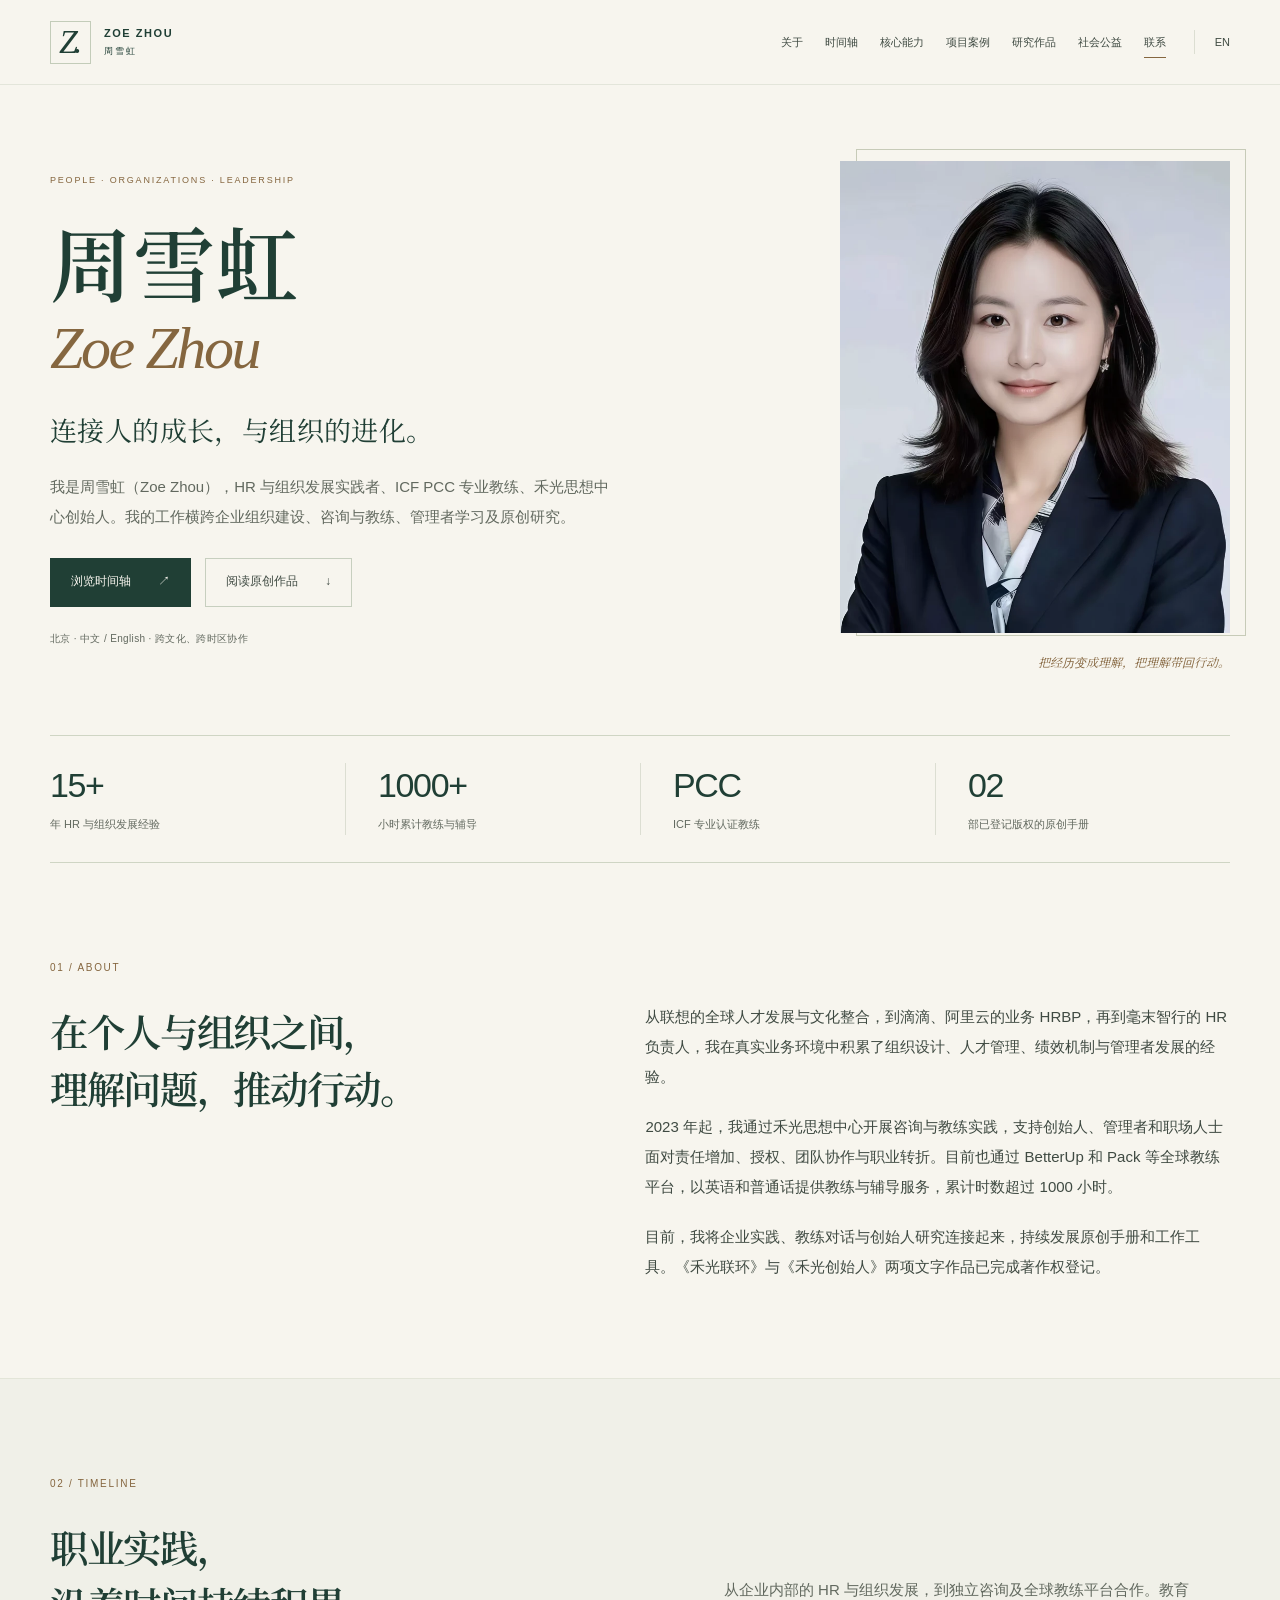
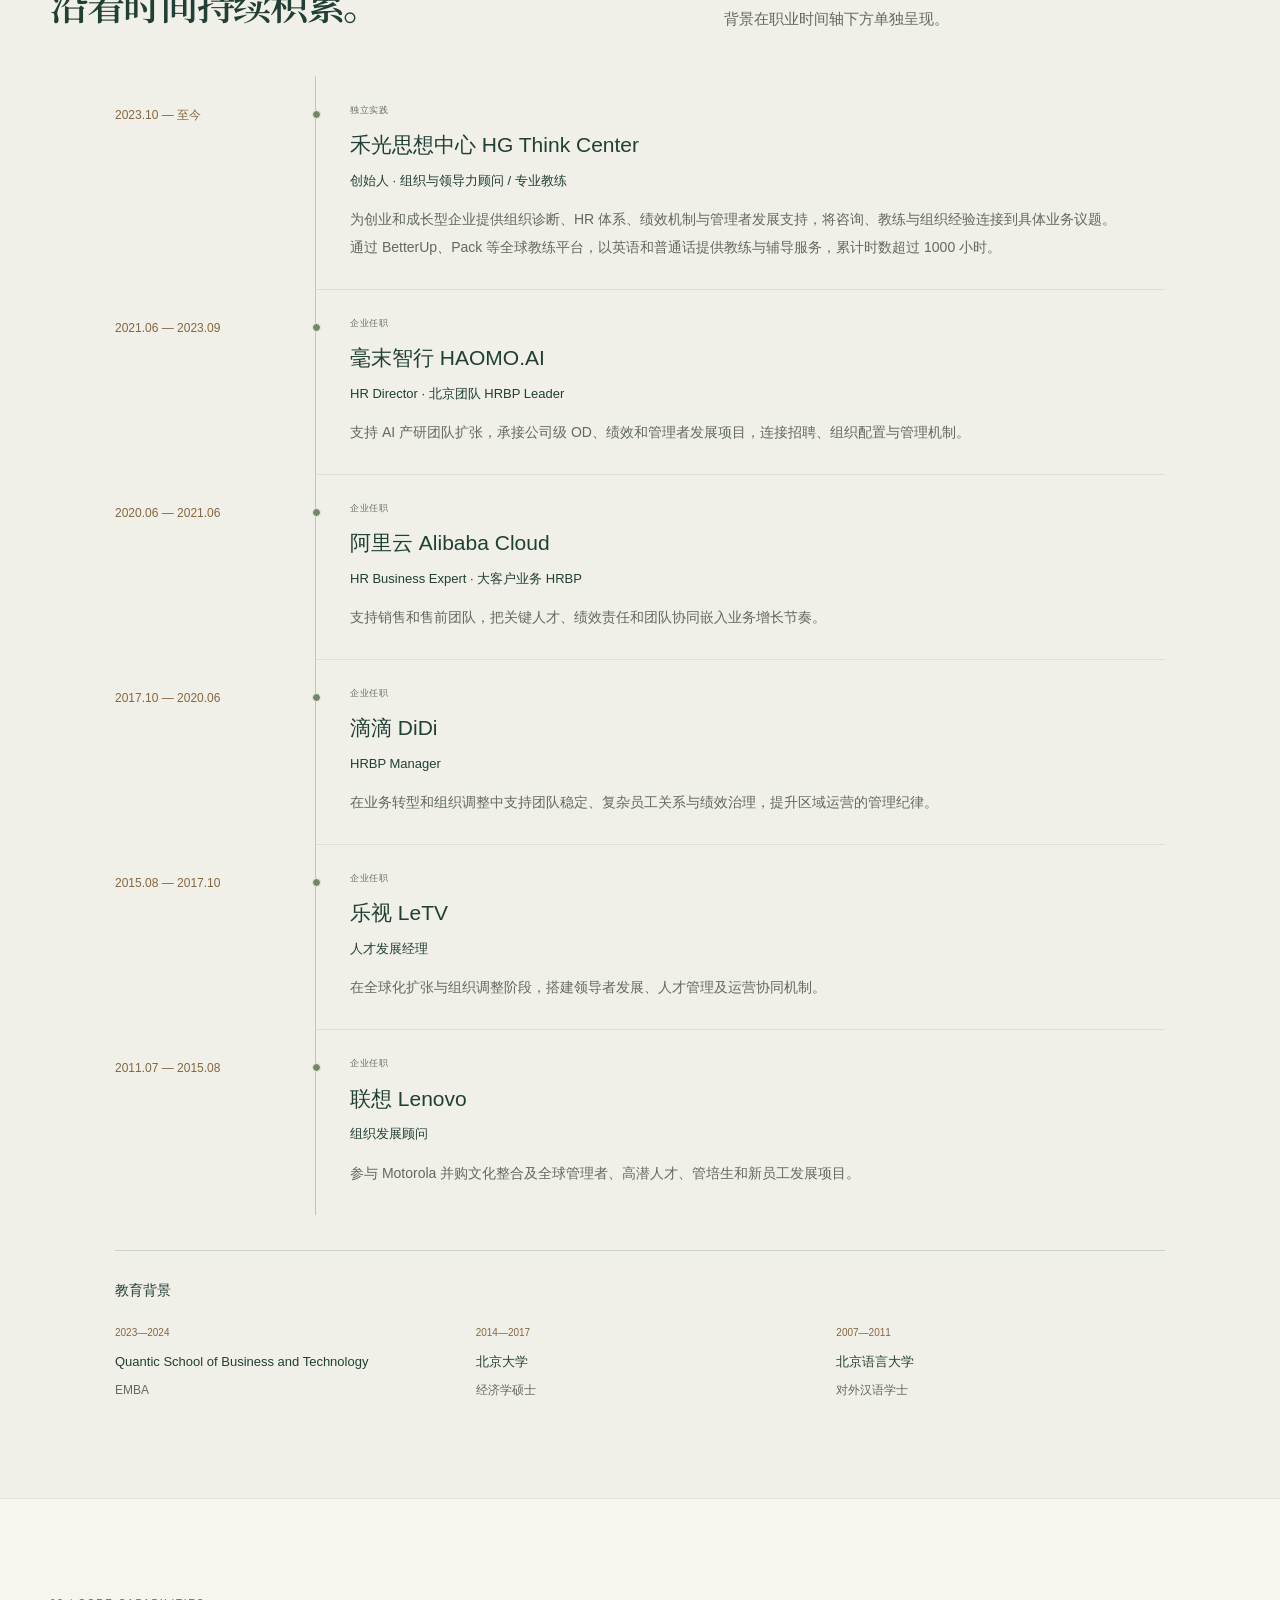
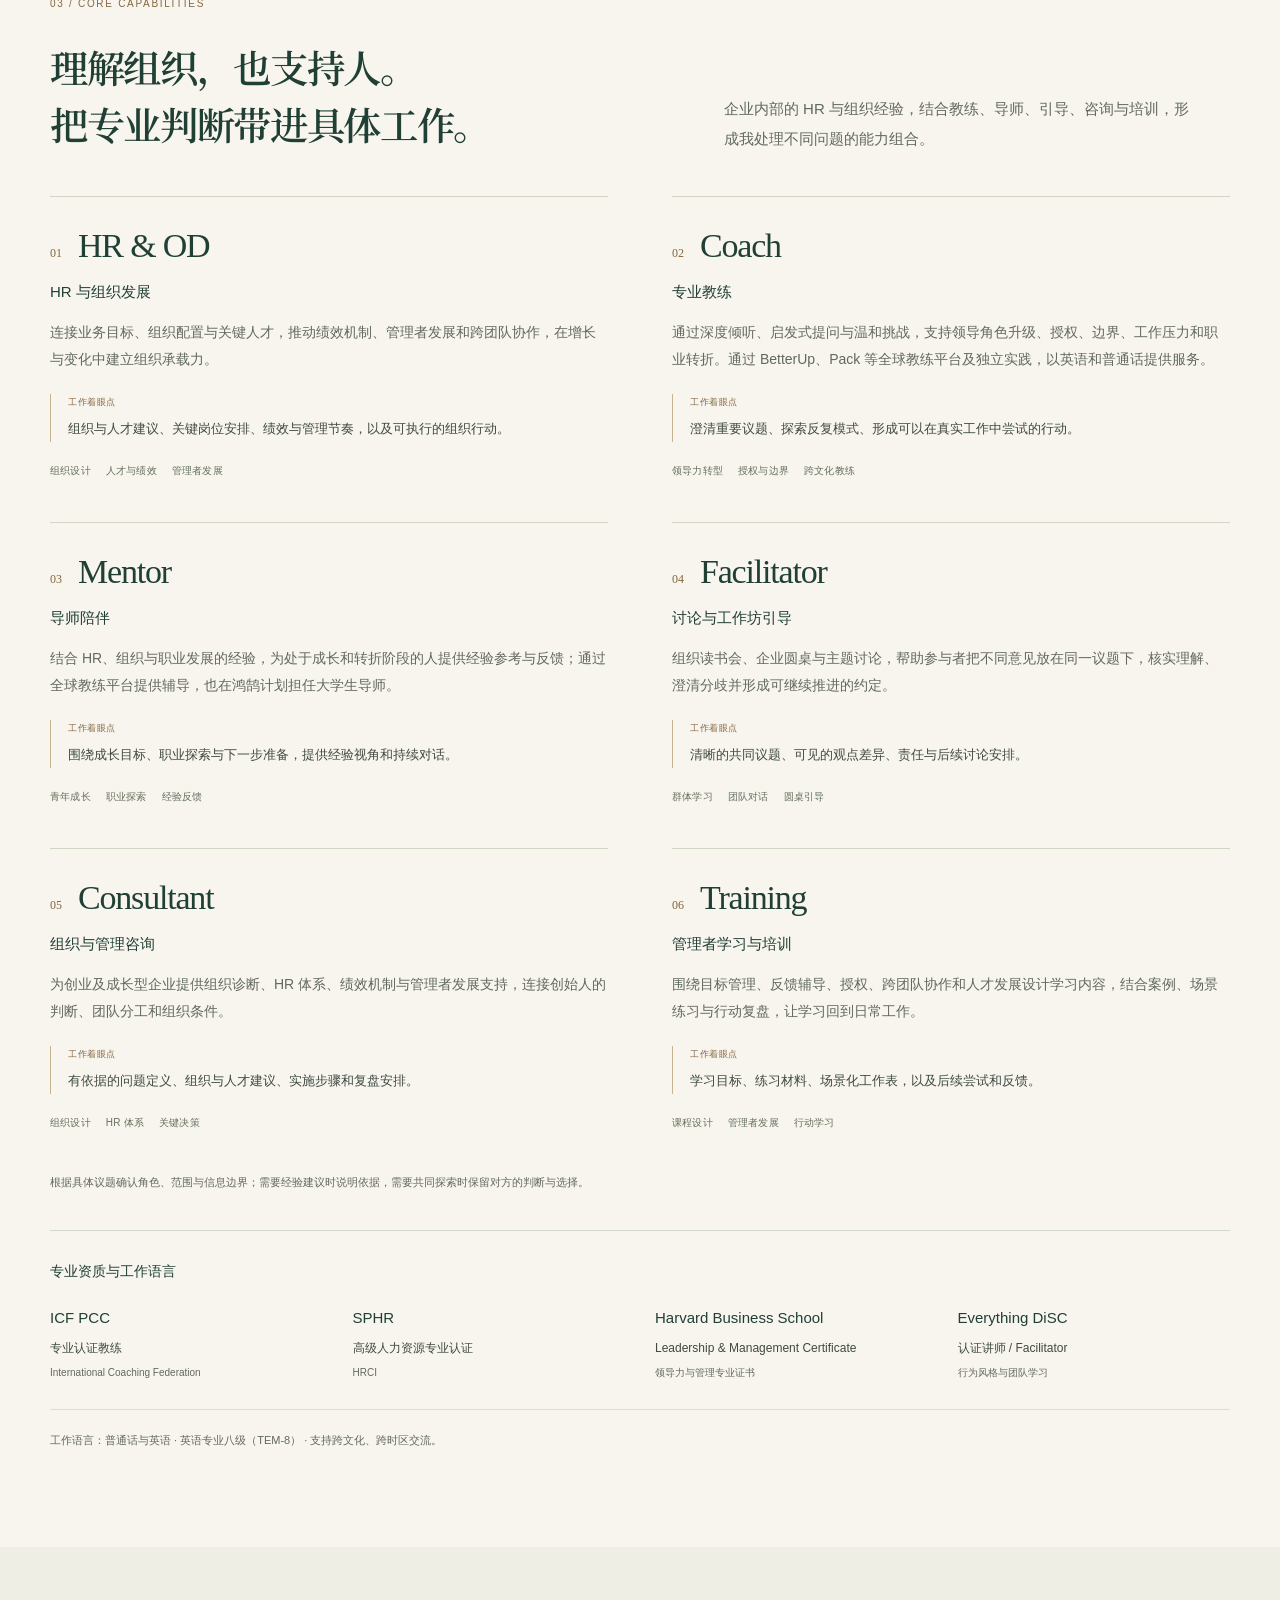
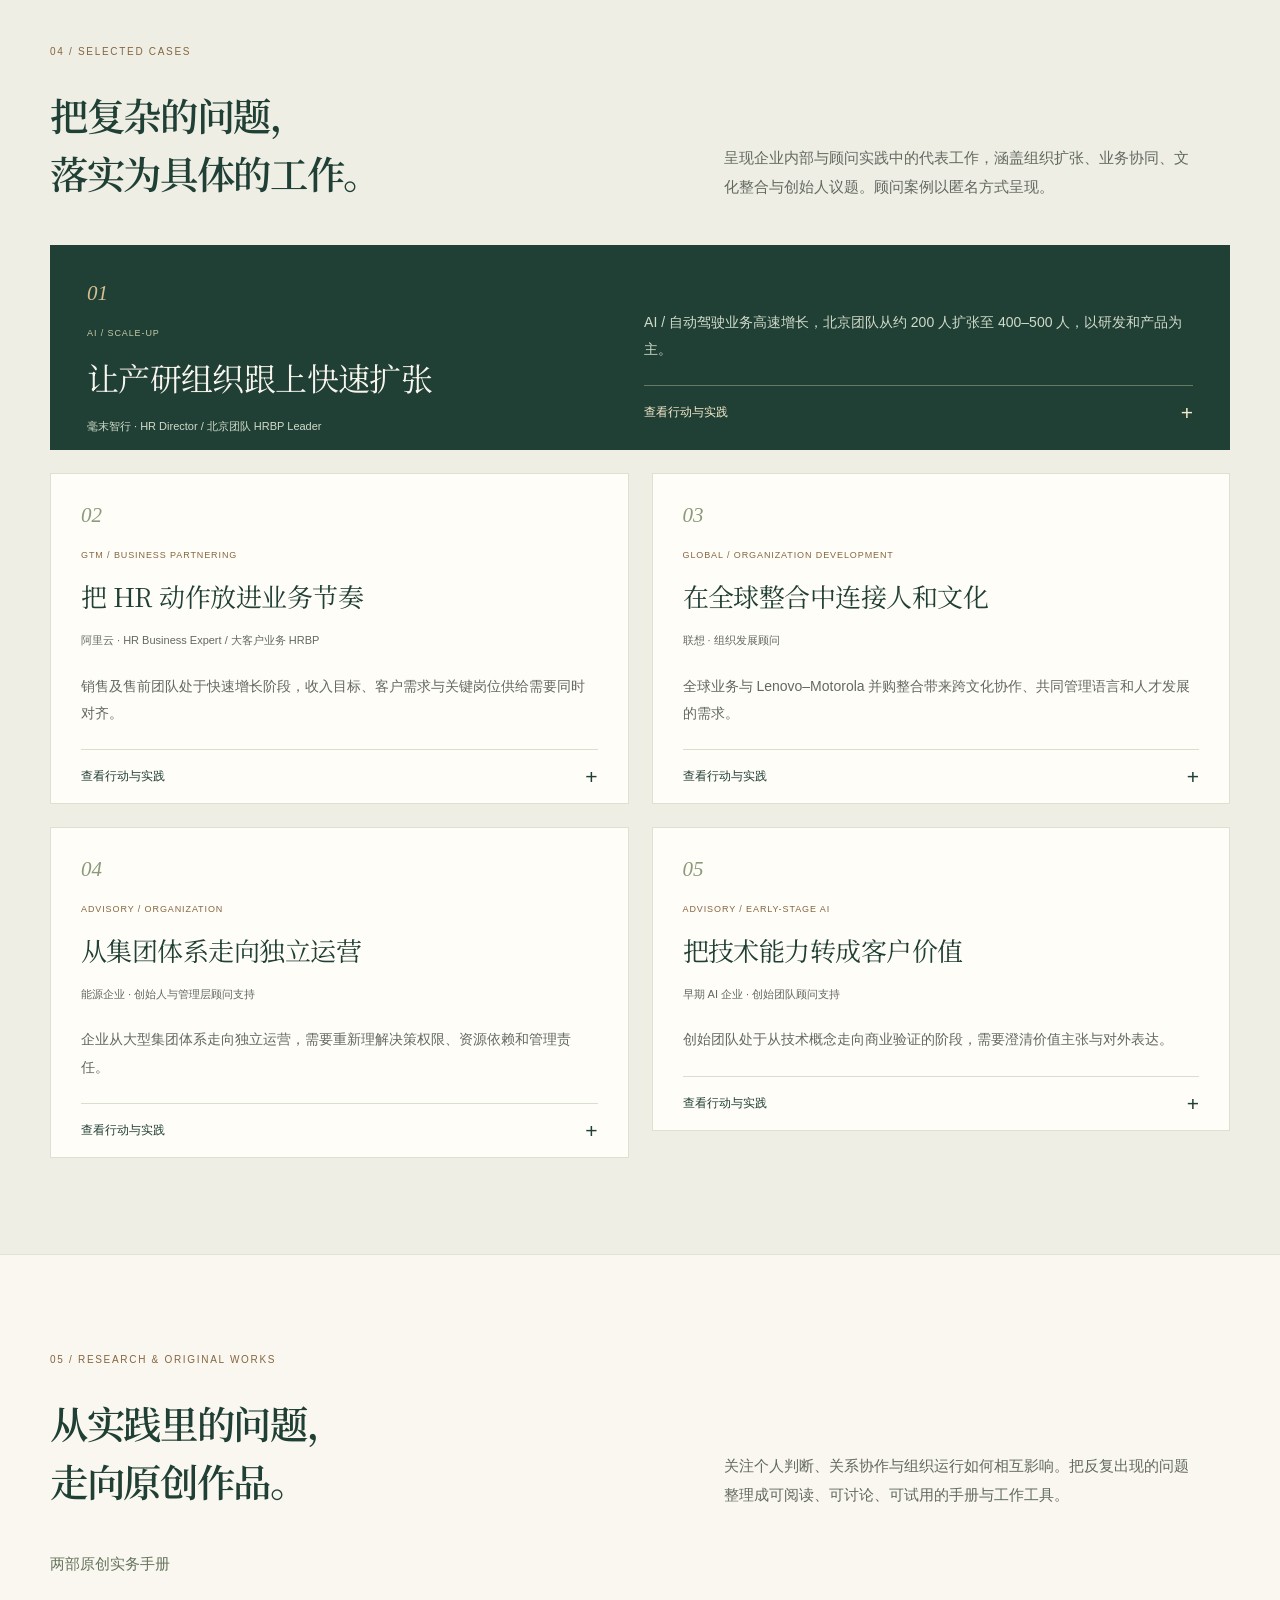
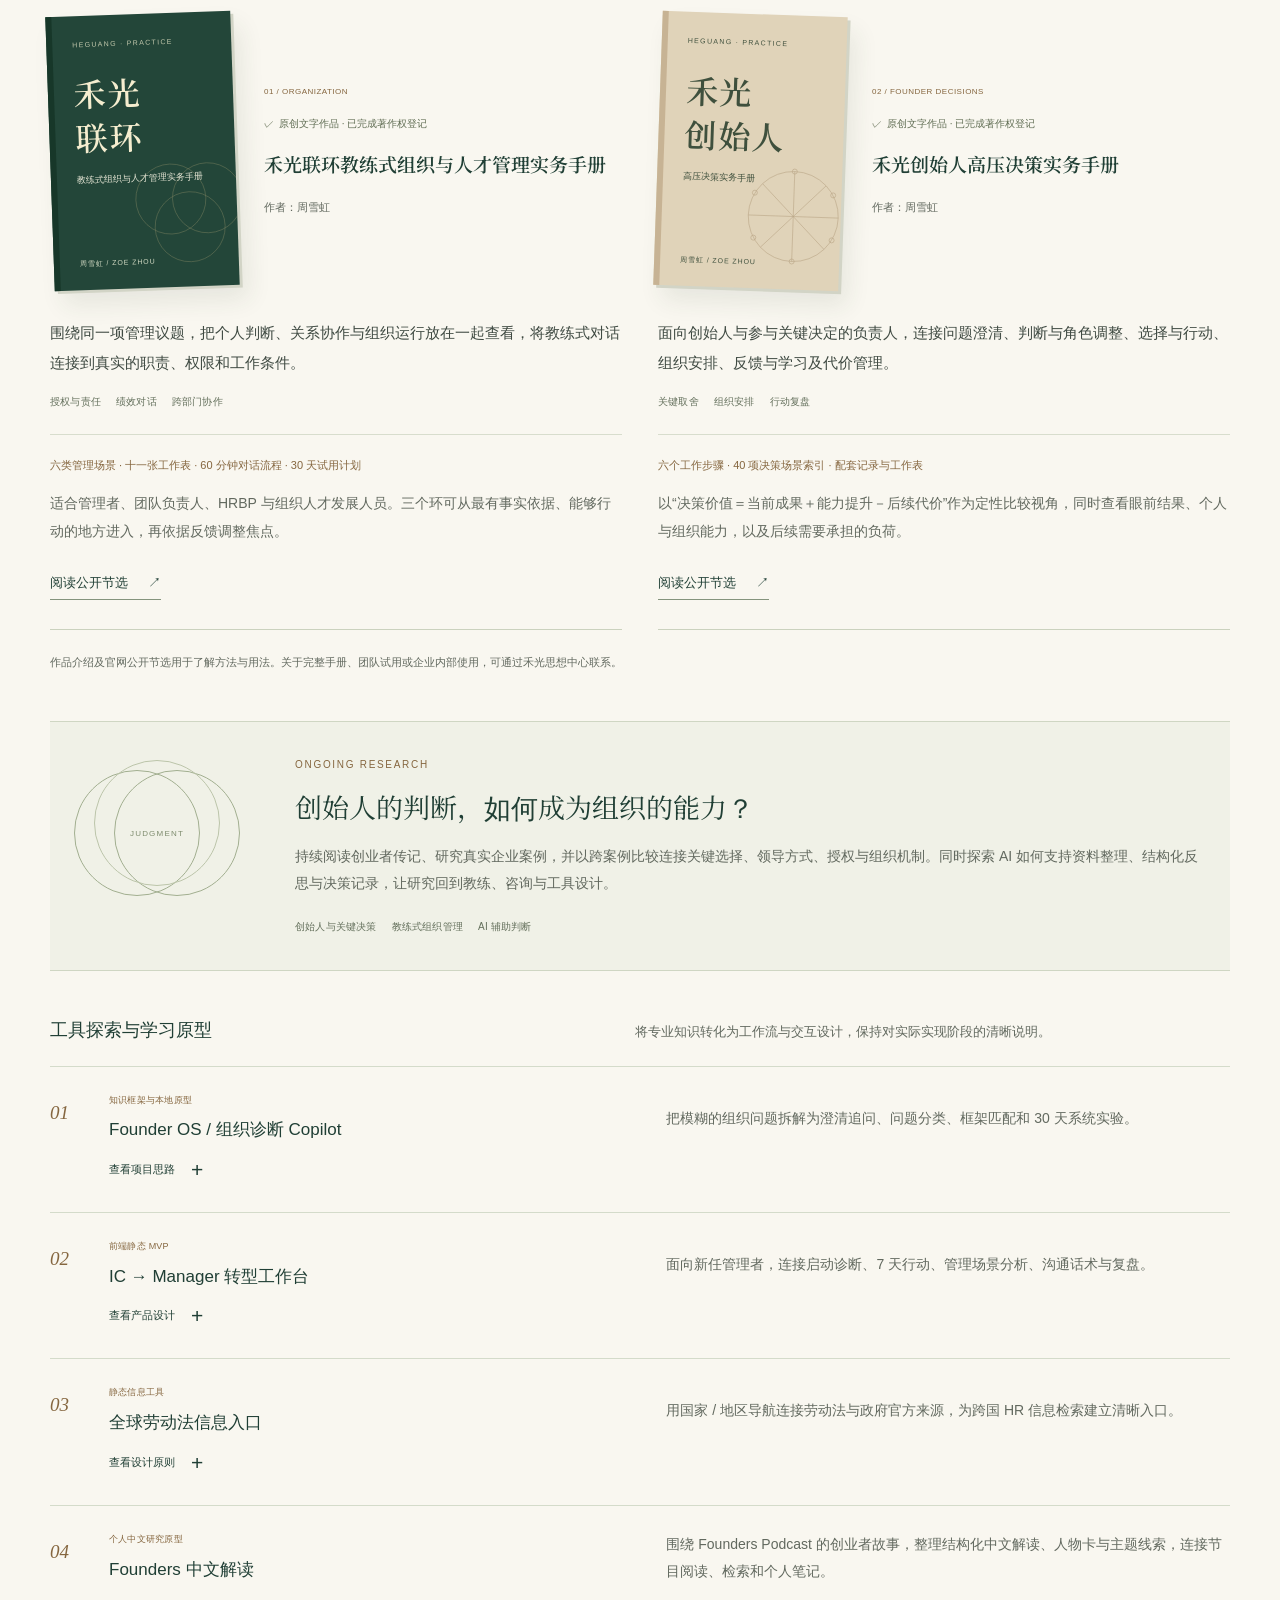
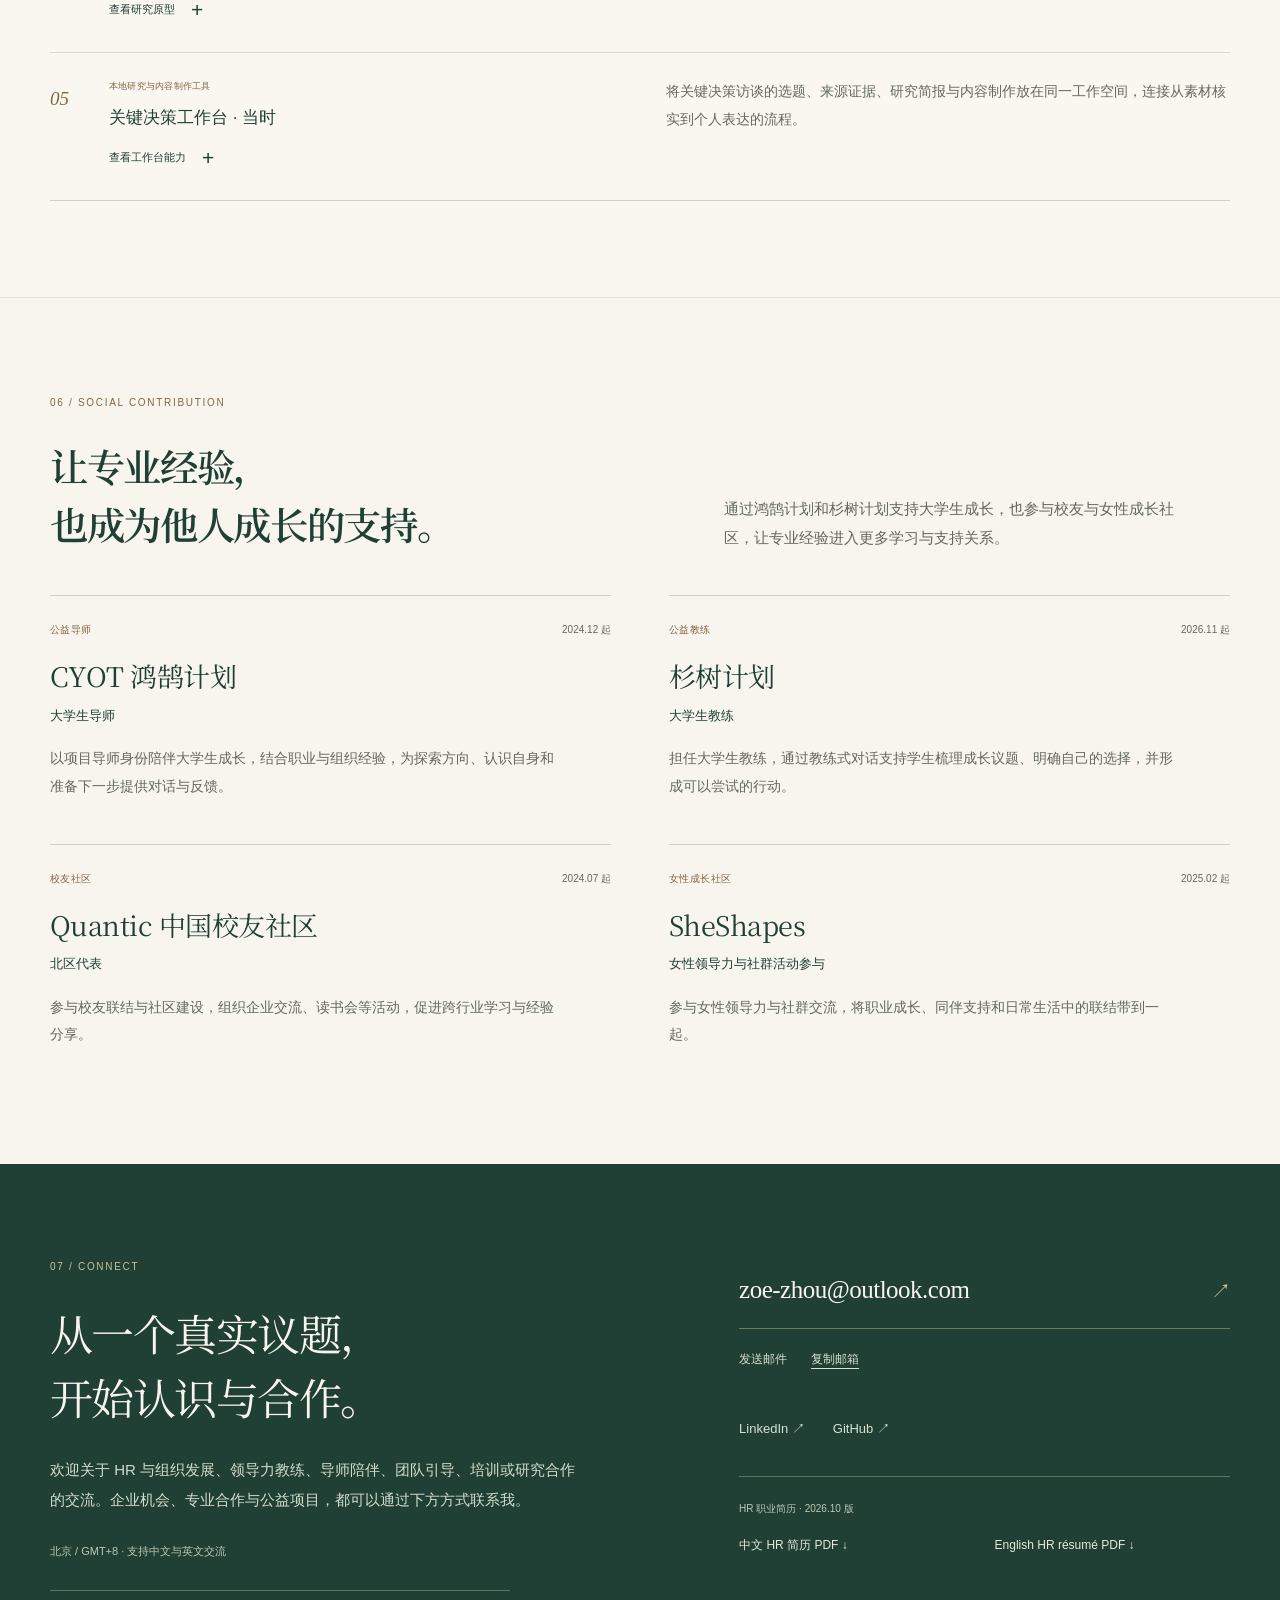
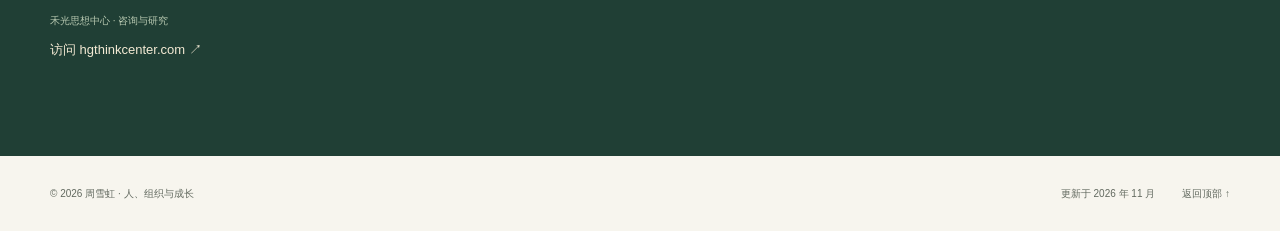
<file: index.html>
<!doctype html>
<html lang="zh-CN"><head><meta charset="utf-8"><meta name="viewport" content="width=device-width, initial-scale=1"><title>周雪虹 Zoe Zhou｜HR 与组织发展 · 咨询与教练 · 原创研究</title><meta name="description" content="周雪虹 Zoe Zhou 的综合个人主页。15 年以上 HR 与组织发展经验，ICF PCC 专业教练；展示企业经历、Coach / Mentor / Facilitator / Consultant / Training 实践、教育、社会公益与已登记版权的原创手册。"><meta name="theme-color" content="#183e35">
<link rel="canonical" href="https://zhouxuehong.com/"><link rel="alternate" hreflang="zh-CN" href="https://zhouxuehong.com/"><link rel="alternate" hreflang="en" href="https://zhouxuehong.com/en.html"><link rel="alternate" hreflang="x-default" href="https://zhouxuehong.com/">
<meta property="og:type" content="profile"><meta property="og:title" content="周雪虹 Zoe Zhou｜HR 与组织发展 · 咨询与教练 · 原创研究"><meta property="og:description" content="周雪虹 Zoe Zhou 的综合个人主页。15 年以上 HR 与组织发展经验，ICF PCC 专业教练；展示企业经历、Coach / Mentor / Facilitator / Consultant / Training 实践、教育、社会公益与已登记版权的原创手册。"><meta property="og:url" content="https://zhouxuehong.com/"><meta property="og:image" content="https://zhouxuehong.com/assets/social-preview.png"><meta property="og:image:width" content="1200"><meta property="og:image:height" content="630"><meta property="og:image:alt" content="Zoe Zhou — HR, Advisory, Research"><meta property="og:locale" content="zh_CN"><meta name="twitter:card" content="summary_large_image">
<link rel="icon" href="assets/favicon.svg" type="image/svg+xml"><link rel="preload" href="assets/fonts/noto-serif-sc-semibold.ttf" as="font" type="font/ttf" crossorigin><link rel="stylesheet" href="assets/styles.css"><script src="assets/site.js" defer></script><script type="application/ld+json">{"@context": "https://schema.org", "@type": "Person", "name": "Xuehong Zhou", "alternateName": ["Zoe Zhou", "周雪虹"], "url": "https://zhouxuehong.com/", "image": "https://zhouxuehong.com/assets/portrait.webp", "jobTitle": "HR & Organization Development Practitioner, Coach and Advisor", "sameAs": ["https://www.linkedin.com/in/zoe-zhou-058872bb/"], "knowsLanguage": ["Chinese", "English"]}</script><noscript><style>@media(max-width:1180px){.header-inner{height:auto;flex-wrap:wrap;padding-block:14px}.navigation{display:flex;position:static;order:3;width:100%;flex-direction:row;flex-wrap:wrap;border:0;padding:0;gap:6px 18px}.navigation a{padding-block:4px}.menu-toggle{display:none}}</style></noscript></head>
<body id="top"><a class="skip-link" href="#main">跳转到内容</a>
<header class="site-header"><div class="container header-inner"><a class="brand" href="#top" aria-label="Zoe Zhou"><span class="brand-mark">Z.</span><span>ZOE ZHOU<span class="brand-sub">周雪虹</span></span></a><nav id="main-nav" class="navigation" aria-label="主导航"><a href="#about">关于</a><a href="#timeline">时间轴</a><a href="#capabilities">核心能力</a><a href="#cases">项目案例</a><a href="#work">研究作品</a><a href="#community">社会公益</a><a href="#contact">联系</a></nav><div class="header-actions"><a class="language-switch" href="en.html" lang="en" hreflang="en" aria-label="Read in English">EN</a><button class="menu-toggle" type="button" aria-expanded="false" aria-controls="main-nav">菜单<span aria-hidden="true">☰</span></button></div></div></header>
<main id="main"><section class="hero container" aria-labelledby="hero-title"><div class="hero-copy"><p class="eyebrow hero-eyebrow">PEOPLE · ORGANIZATIONS · LEADERSHIP</p><h1 id="hero-title">周雪虹<span class="hero-name-secondary" lang="en">Zoe Zhou</span></h1><p class="hero-statement">连接人的成长，<br>与组织的进化。</p><p class="hero-intro">我是周雪虹（Zoe Zhou），HR 与组织发展实践者、ICF PCC 专业教练、禾光思想中心创始人。我的工作横跨企业组织建设、咨询与教练、管理者学习及原创研究。</p><div class="hero-actions"><a class="button button-primary" href="#timeline">浏览时间轴<span aria-hidden="true">↗</span></a><a class="button button-outline" href="#work">阅读原创作品<span aria-hidden="true">↓</span></a></div><p class="hero-location">北京 · 中文 / English · 跨文化、跨时区协作</p></div><figure class="portrait"><div class="portrait-frame"><img src="assets/portrait.webp" alt="周雪虹 Zoe Zhou 的职业肖像" width="760" height="906" fetchpriority="high"></div><figcaption>把经历变成理解，把理解带回行动。</figcaption></figure></section>
<div class="container stats" aria-label="背景概览"><div class="stat"><strong>15+</strong><span>年 HR 与组织发展经验</span></div><div class="stat"><strong>1000+</strong><span>小时累计教练与辅导</span></div><div class="stat"><strong>PCC</strong><span>ICF 专业认证教练</span></div><div class="stat"><strong>02</strong><span>部已登记版权的原创手册</span></div></div>
<section id="about" class="section container" aria-labelledby="about-title"><p class="eyebrow section-label">01 / ABOUT</p><div class="about-grid"><h2 id="about-title">在个人与组织之间，<br>理解问题，推动行动。</h2><div class="about-copy"><p>从联想的全球人才发展与文化整合，到滴滴、阿里云的业务 HRBP，再到毫末智行的 HR 负责人，我在真实业务环境中积累了组织设计、人才管理、绩效机制与管理者发展的经验。</p><p>2023 年起，我通过禾光思想中心开展咨询与教练实践，支持创始人、管理者和职场人士面对责任增加、授权、团队协作与职业转折。目前也通过 BetterUp 和 Pack 等全球教练平台，以英语和普通话提供教练与辅导服务，累计时数超过 1000 小时。</p><p>目前，我将企业实践、教练对话与创始人研究连接起来，持续发展原创手册和工作工具。《禾光联环》与《禾光创始人》两项文字作品已完成著作权登记。</p></div></div></section>
<section id="timeline" class="section timeline-section" aria-labelledby="timeline-title"><span id="experience" class="anchor-alias"></span><div class="container"><div class="section-heading"><div><p class="eyebrow section-label">02 / TIMELINE</p><h2 id="timeline-title">职业实践，<br>沿着时间持续积累。</h2></div><p>从企业内部的 HR 与组织发展，到独立咨询及全球教练平台合作。教育背景在职业时间轴下方单独呈现。</p></div><ol class="journey"><li class="journey-item" data-kind="career"><p class="journey-date">2023.10 — 至今</p><div class="journey-body"><span class="journey-category career">独立实践</span><h3>禾光思想中心 HG Think Center</h3><p class="journey-role">创始人 · 组织与领导力顾问 / 专业教练</p><p class="journey-text">为创业和成长型企业提供组织诊断、HR 体系、绩效机制与管理者发展支持，将咨询、教练与组织经验连接到具体业务议题。通过 BetterUp、Pack 等全球教练平台，以英语和普通话提供教练与辅导服务，累计时数超过 1000 小时。</p></div></li><li class="journey-item" data-kind="career"><p class="journey-date">2021.06 — 2023.09</p><div class="journey-body"><span class="journey-category career">企业任职</span><h3>毫末智行 HAOMO.AI</h3><p class="journey-role">HR Director · 北京团队 HRBP Leader</p><p class="journey-text">支持 AI 产研团队扩张，承接公司级 OD、绩效和管理者发展项目，连接招聘、组织配置与管理机制。</p></div></li><li class="journey-item" data-kind="career"><p class="journey-date">2020.06 — 2021.06</p><div class="journey-body"><span class="journey-category career">企业任职</span><h3>阿里云 Alibaba Cloud</h3><p class="journey-role">HR Business Expert · 大客户业务 HRBP</p><p class="journey-text">支持销售和售前团队，把关键人才、绩效责任和团队协同嵌入业务增长节奏。</p></div></li><li class="journey-item" data-kind="career"><p class="journey-date">2017.10 — 2020.06</p><div class="journey-body"><span class="journey-category career">企业任职</span><h3>滴滴 DiDi</h3><p class="journey-role">HRBP Manager</p><p class="journey-text">在业务转型和组织调整中支持团队稳定、复杂员工关系与绩效治理，提升区域运营的管理纪律。</p></div></li><li class="journey-item" data-kind="career"><p class="journey-date">2015.08 — 2017.10</p><div class="journey-body"><span class="journey-category career">企业任职</span><h3>乐视 LeTV</h3><p class="journey-role">人才发展经理</p><p class="journey-text">在全球化扩张与组织调整阶段，搭建领导者发展、人才管理及运营协同机制。</p></div></li><li class="journey-item" data-kind="career"><p class="journey-date">2011.07 — 2015.08</p><div class="journey-body"><span class="journey-category career">企业任职</span><h3>联想 Lenovo</h3><p class="journey-role">组织发展顾问</p><p class="journey-text">参与 Motorola 并购文化整合及全球管理者、高潜人才、管培生和新员工发展项目。</p></div></li></ol><div id="education" class="education-summary"><h3>教育背景</h3><div class="education-lines"><p><span class="education-year">2023—2024</span><strong>Quantic School of Business and Technology</strong><span class="education-degree">EMBA</span></p><p><span class="education-year">2014—2017</span><strong>北京大学</strong><span class="education-degree">经济学硕士</span></p><p><span class="education-year">2007—2011</span><strong>北京语言大学</strong><span class="education-degree">对外汉语学士</span></p></div></div></div></section>
<section id="capabilities" class="section container" aria-labelledby="capabilities-title"><span id="practice" class="anchor-alias"></span><div class="section-heading"><div><p class="eyebrow section-label">03 / CORE CAPABILITIES</p><h2 id="capabilities-title">理解组织，也支持人。<br>把专业判断带进具体工作。</h2></div><p>企业内部的 HR 与组织经验，结合教练、导师、引导、咨询与培训，形成我处理不同问题的能力组合。</p></div><div class="roles-grid core-grid"><article class="role-card"><div class="role-top"><span class="role-number">01</span><h3>HR &amp; OD</h3></div><h4>HR 与组织发展</h4><p>连接业务目标、组织配置与关键人才，推动绩效机制、管理者发展和跨团队协作，在增长与变化中建立组织承载力。</p><div class="role-output"><span>工作着眼点</span><p>组织与人才建议、关键岗位安排、绩效与管理节奏，以及可执行的组织行动。</p></div><div class="tags"><span>组织设计</span><span>人才与绩效</span><span>管理者发展</span></div></article><article class="role-card"><div class="role-top"><span class="role-number">02</span><h3>Coach</h3></div><h4>专业教练</h4><p>通过深度倾听、启发式提问与温和挑战，支持领导角色升级、授权、边界、工作压力和职业转折。通过 BetterUp、Pack 等全球教练平台及独立实践，以英语和普通话提供服务。</p><div class="role-output"><span>工作着眼点</span><p>澄清重要议题、探索反复模式、形成可以在真实工作中尝试的行动。</p></div><div class="tags"><span>领导力转型</span><span>授权与边界</span><span>跨文化教练</span></div></article><article class="role-card"><div class="role-top"><span class="role-number">03</span><h3>Mentor</h3></div><h4>导师陪伴</h4><p>结合 HR、组织与职业发展的经验，为处于成长和转折阶段的人提供经验参考与反馈；通过全球教练平台提供辅导，也在鸿鹄计划担任大学生导师。</p><div class="role-output"><span>工作着眼点</span><p>围绕成长目标、职业探索与下一步准备，提供经验视角和持续对话。</p></div><div class="tags"><span>青年成长</span><span>职业探索</span><span>经验反馈</span></div></article><article class="role-card"><div class="role-top"><span class="role-number">04</span><h3>Facilitator</h3></div><h4>讨论与工作坊引导</h4><p>组织读书会、企业圆桌与主题讨论，帮助参与者把不同意见放在同一议题下，核实理解、澄清分歧并形成可继续推进的约定。</p><div class="role-output"><span>工作着眼点</span><p>清晰的共同议题、可见的观点差异、责任与后续讨论安排。</p></div><div class="tags"><span>群体学习</span><span>团队对话</span><span>圆桌引导</span></div></article><article class="role-card"><div class="role-top"><span class="role-number">05</span><h3>Consultant</h3></div><h4>组织与管理咨询</h4><p>为创业及成长型企业提供组织诊断、HR 体系、绩效机制与管理者发展支持，连接创始人的判断、团队分工和组织条件。</p><div class="role-output"><span>工作着眼点</span><p>有依据的问题定义、组织与人才建议、实施步骤和复盘安排。</p></div><div class="tags"><span>组织设计</span><span>HR 体系</span><span>关键决策</span></div></article><article class="role-card"><div class="role-top"><span class="role-number">06</span><h3>Training</h3></div><h4>管理者学习与培训</h4><p>围绕目标管理、反馈辅导、授权、跨团队协作和人才发展设计学习内容，结合案例、场景练习与行动复盘，让学习回到日常工作。</p><div class="role-output"><span>工作着眼点</span><p>学习目标、练习材料、场景化工作表，以及后续尝试和反馈。</p></div><div class="tags"><span>课程设计</span><span>管理者发展</span><span>行动学习</span></div></article></div><p class="practice-note">根据具体议题确认角色、范围与信息边界；需要经验建议时说明依据，需要共同探索时保留对方的判断与选择。</p><div class="credential-block"><h3>专业资质与工作语言</h3><div class="credentials-grid"><article><h3>ICF PCC</h3><p>专业认证教练</p><span>International Coaching Federation</span></article><article><h3>SPHR</h3><p>高级人力资源专业认证</p><span>HRCI</span></article><article><h3>Harvard Business School</h3><p>Leadership &amp; Management Certificate</p><span>领导力与管理专业证书</span></article><article><h3>Everything DiSC</h3><p>认证讲师 / Facilitator</p><span>行为风格与团队学习</span></article></div><p class="language-note">工作语言：普通话与英语 · 英语专业八级（TEM-8） · 支持跨文化、跨时区交流。</p></div></section>
<section id="cases" class="section cases-section" aria-labelledby="cases-title"><span id="impact" class="anchor-alias"></span><div class="container"><div class="section-heading"><div><p class="eyebrow section-label">04 / SELECTED CASES</p><h2 id="cases-title">把复杂的问题，<br>落实为具体的工作。</h2></div><p>呈现企业内部与顾问实践中的代表工作，涵盖组织扩张、业务协同、文化整合与创始人议题。顾问案例以匿名方式呈现。</p></div><div class="cases portfolio-cases"><article class="case project-case"><div class="case-title-block"><span class="case-number" aria-hidden="true">01</span><p class="eyebrow">AI / SCALE-UP</p><h3>让产研组织跟上快速扩张</h3><p class="case-company">毫末智行 · HR Director / 北京团队 HRBP Leader</p></div><div class="case-content"><p class="case-context">AI / 自动驾驶业务高速增长，北京团队从约 200 人扩张至 400–500 人，以研发和产品为主。</p><details><summary>查看行动与实践<span aria-hidden="true">+</span></summary><div class="detail-body"><dl><dt>我的行动</dt><dd>连接关键岗位招聘、组织配置、入职融入与跨地域协同；推动从 CEO 目标拆解到管理例会、工具追踪的 OKR / 绩效机制；支持研发专家向管理者转型。</dd><dt>贡献与实践</dt><dd>支持扩张期组织承载力建设，培养 30+ 管理者，并参与产研职责边界与人才配置调整。</dd></dl></div></details></div></article><article class="case project-case"><div class="case-title-block"><span class="case-number" aria-hidden="true">02</span><p class="eyebrow">GTM / BUSINESS PARTNERING</p><h3>把 HR 动作放进业务节奏</h3><p class="case-company">阿里云 · HR Business Expert / 大客户业务 HRBP</p></div><div class="case-content"><p class="case-context">销售及售前团队处于快速增长阶段，收入目标、客户需求与关键岗位供给需要同时对齐。</p><details><summary>查看行动与实践<span aria-hidden="true">+</span></summary><div class="detail-body"><dl><dt>我的行动</dt><dd>与业务负责人协作，围绕关键人才获取、组织配置、绩效责任和团队协同开展 HR 工作；支持新任领导者建立团队信任与运作节奏。</dd><dt>贡献与实践</dt><dd>形成业务导向的 HRBP 实践：每项人才与组织动作，都对应业务目标、关键人群和预期结果。</dd></dl></div></details></div></article><article class="case project-case"><div class="case-title-block"><span class="case-number" aria-hidden="true">03</span><p class="eyebrow">GLOBAL / ORGANIZATION DEVELOPMENT</p><h3>在全球整合中连接人和文化</h3><p class="case-company">联想 · 组织发展顾问</p></div><div class="case-content"><p class="case-context">全球业务与 Lenovo–Motorola 并购整合带来跨文化协作、共同管理语言和人才发展的需求。</p><details><summary>查看行动与实践<span aria-hidden="true">+</span></summary><div class="detail-body"><dl><dt>我的行动</dt><dd>参与并购期间的文化整合，支持 EMEA、AMER、APAC 跨文化协作；与全球业务单元合作开展管理者、高潜人才、管培生及新员工项目。</dd><dt>贡献与实践</dt><dd>积累跨区域的组织发展与整合经验，把文化议题与管理者行为、人才项目和业务协作连接起来。</dd></dl></div></details></div></article><article class="case project-case"><div class="case-title-block"><span class="case-number" aria-hidden="true">04</span><p class="eyebrow">ADVISORY / ORGANIZATION</p><h3>从集团体系走向独立运营</h3><p class="case-company">能源企业 · 创始人与管理层顾问支持</p></div><div class="case-content"><p class="case-context">企业从大型集团体系走向独立运营，需要重新理解决策权限、资源依赖和管理责任。</p><details><summary>查看行动与实践<span aria-hidden="true">+</span></summary><div class="detail-body"><dl><dt>我的行动</dt><dd>围绕决策权、利益相关方关系、管理权限和既有资源约束展开梳理，帮助管理层讨论哪些安排可以延续、哪些需要重新建立。</dd><dt>贡献与实践</dt><dd>将独立运营问题落实到治理、责任边界与运作方式的讨论，为后续组织安排提供思考依据。</dd></dl></div></details></div></article><article class="case project-case"><div class="case-title-block"><span class="case-number" aria-hidden="true">05</span><p class="eyebrow">ADVISORY / EARLY-STAGE AI</p><h3>把技术能力转成客户价值</h3><p class="case-company">早期 AI 企业 · 创始团队顾问支持</p></div><div class="case-content"><p class="case-context">创始团队处于从技术概念走向商业验证的阶段，需要澄清价值主张与对外表达。</p><details><summary>查看行动与实践<span aria-hidden="true">+</span></summary><div class="detail-body"><dl><dt>我的行动</dt><dd>与创始团队讨论技术能力如何对应客户问题，梳理融资、项目发展及市场沟通中的业务叙事。</dd><dt>贡献与实践</dt><dd>形成更具体的价值表达与待验证问题，支持创始团队继续开展商业沟通与验证。</dd></dl></div></details></div></article></div></div></section>
<section id="work" class="section work-section" aria-labelledby="work-title"><div class="container"><div class="section-heading"><div><p class="eyebrow section-label">05 / RESEARCH &amp; ORIGINAL WORKS</p><h2 id="work-title">从实践里的问题，<br>走向原创作品。</h2></div><p>关注个人判断、关系协作与组织运行如何相互影响。把反复出现的问题整理成可阅读、可讨论、可试用的手册与工作工具。</p></div><h3 class="subsection-title">两部原创实务手册</h3><div class="books-grid"><article class="book-card"><div class="book-top"><div class="book-cover forest" aria-hidden="true"><span>HEGUANG · PRACTICE</span><strong>禾光<br>联环</strong><p>教练式组织与人才管理实务手册</p><svg class="cover-art" viewBox="0 0 164 156" fill="none" stroke="currentColor" stroke-width=".7"><circle cx="60" cy="60" r="42"/><circle cx="104" cy="60" r="42"/><circle cx="82" cy="94" r="42"/></svg><small>周雪虹 / ZOE ZHOU</small></div><div class="book-meta"><p class="eyebrow">01 / ORGANIZATION</p><p class="copyright-status"><span aria-hidden="true">✓</span>原创文字作品 · 已完成著作权登记</p><h4>禾光联环教练式组织与人才管理实务手册</h4><p class="book-author">作者：周雪虹</p></div></div><p class="book-intro">围绕同一项管理议题，把个人判断、关系协作与组织运行放在一起查看，将教练式对话连接到真实的职责、权限和工作条件。</p><div class="tags"><span>授权与责任</span><span>绩效对话</span><span>跨部门协作</span></div><p class="book-features">六类管理场景 · 十一张工作表 · 60 分钟对话流程 · 30 天试用计划</p><p class="book-more">适合管理者、团队负责人、HRBP 与组织人才发展人员。三个环可从最有事实依据、能够行动的地方进入，再依据反馈调整焦点。</p><a class="text-link book-link" href="https://hgthinkcenter.com/resources/organization-handbook.html#sample" target="_blank" rel="noopener noreferrer">阅读公开节选<span aria-hidden="true">↗</span></a></article><article class="book-card"><div class="book-top"><div class="book-cover clay" aria-hidden="true"><span>HEGUANG · PRACTICE</span><strong>禾光<br>创始人</strong><p>高压决策实务手册</p><svg class="cover-art" viewBox="0 0 164 156" fill="none" stroke="currentColor" stroke-width=".7"><circle cx="82" cy="78" r="54"/><path d="M82 24v108M28 78h108M44 40l76 76M44 116l76-76"/><circle cx="82" cy="24" r="3"/><circle cx="129" cy="51" r="3"/><circle cx="129" cy="105" r="3"/><circle cx="82" cy="132" r="3"/><circle cx="35" cy="105" r="3"/><circle cx="35" cy="51" r="3"/></svg><small>周雪虹 / ZOE ZHOU</small></div><div class="book-meta"><p class="eyebrow">02 / FOUNDER DECISIONS</p><p class="copyright-status"><span aria-hidden="true">✓</span>原创文字作品 · 已完成著作权登记</p><h4>禾光创始人高压决策实务手册</h4><p class="book-author">作者：周雪虹</p></div></div><p class="book-intro">面向创始人与参与关键决定的负责人，连接问题澄清、判断与角色调整、选择与行动、组织安排、反馈与学习及代价管理。</p><div class="tags"><span>关键取舍</span><span>组织安排</span><span>行动复盘</span></div><p class="book-features">六个工作步骤 · 40 项决策场景索引 · 配套记录与工作表</p><p class="book-more">以“决策价值＝当前成果＋能力提升－后续代价”作为定性比较视角，同时查看眼前结果、个人与组织能力，以及后续需要承担的负荷。</p><a class="text-link book-link" href="https://hgthinkcenter.com/resources/founder-handbook.html#sample" target="_blank" rel="noopener noreferrer">阅读公开节选<span aria-hidden="true">↗</span></a></article></div><p class="books-note">作品介绍及官网公开节选用于了解方法与用法。关于完整手册、团队试用或企业内部使用，可通过禾光思想中心联系。</p><aside class="research"><div class="research-symbol" aria-hidden="true"><span>JUDGMENT</span><i class="orbit a"></i><i class="orbit b"></i><i class="orbit c"></i></div><div><p class="eyebrow">ONGOING RESEARCH</p><h3>创始人的判断，如何成为组织的能力？</h3><p>持续阅读创业者传记、研究真实企业案例，并以跨案例比较连接关键选择、领导方式、授权与组织机制。同时探索 AI 如何支持资料整理、结构化反思与决策记录，让研究回到教练、咨询与工具设计。</p><div class="tags"><span>创始人与关键决策</span><span>教练式组织管理</span><span>AI 辅助判断</span></div></div></aside><div class="projects-heading"><h3>工具探索与学习原型</h3><p>将专业知识转化为工作流与交互设计，保持对实际实现阶段的清晰说明。</p></div><div class="projects"><article class="project"><span class="project-index">01</span><div><span class="project-stage">知识框架与本地原型</span><h4>Founder OS / 组织诊断 Copilot</h4><p>把模糊的组织问题拆解为澄清追问、问题分类、框架匹配和 30 天系统实验。</p><details><summary>查看项目思路<span aria-hidden="true">+</span></summary><div class="detail-body"><p>从创始人、团队、组织机制三层观察问题，结构化输出诊断摘要、访谈问题和行动计划。当前聚焦知识模型与本地交互原型，尚未形成生产级 AI 服务。</p></div></details></div></article><article class="project"><span class="project-index">02</span><div><span class="project-stage">前端静态 MVP</span><h4>IC → Manager 转型工作台</h4><p>面向新任管理者，连接启动诊断、7 天行动、管理场景分析、沟通话术与复盘。</p><details><summary>查看产品设计<span aria-hidden="true">+</span></summary><div class="detail-body"><p>原型支持个人画像、行动打卡与本地进度记录。Coach 模块目前使用本地规则引擎模拟，尚未接入真实大模型 API；重点验证管理学习如何进入日常动作。</p></div></details></div></article><article class="project"><span class="project-index">03</span><div><span class="project-stage">静态信息工具</span><h4>全球劳动法信息入口</h4><p>用国家 / 地区导航连接劳动法与政府官方来源，为跨国 HR 信息检索建立清晰入口。</p><details><summary>查看设计原则<span aria-hidden="true">+</span></summary><div class="detail-body"><p>通过主题、国家和官方链接组织信息，强调来源可追溯与信息分层。它是资料检索入口，具体用工决策仍需结合最新法规和当地专业意见。</p></div></details></div></article><article class="project"><span class="project-index">04</span><div><span class="project-stage">个人中文研究原型</span><h4>Founders 中文解读</h4><p>围绕 Founders Podcast 的创业者故事，整理结构化中文解读、人物卡与主题线索，连接节目阅读、检索和个人笔记。</p><details><summary>查看研究原型<span aria-hidden="true">+</span></summary><div class="detail-body"><p>基于公开 RSS 建立节目索引，提供原节目音频入口、人物卡、阅读路径、主题概览和本地笔记。中文内容为个人研究整理；原型用于探索如何把传记与创业案例转化为可持续积累的研究资料。</p></div></details></div></article><article class="project"><span class="project-index">05</span><div><span class="project-stage">本地研究与内容制作工具</span><h4>关键决策工作台 · 当时</h4><p>将关键决策访谈的选题、来源证据、研究简报与内容制作放在同一工作空间，连接从素材核实到个人表达的流程。</p><details><summary>查看工作台能力<span aria-hidden="true">+</span></summary><div class="detail-body"><p>本地工作台连接真实选题库，支持素材搜索筛选、原片与转录证据查看、研究简报阅读、制作草稿保存，以及视频导入、剪辑、字幕烧录、成片与封面导出。发布文案可保存并复制，最终平台发布由使用者完成。</p></div></details></div></article></div></div></section>
<section id="community" class="section container" aria-labelledby="community-title"><div class="section-heading"><div><p class="eyebrow section-label">06 / SOCIAL CONTRIBUTION</p><h2 id="community-title">让专业经验，<br>也成为他人成长的支持。</h2></div><p>通过鸿鹄计划和杉树计划支持大学生成长，也参与校友与女性成长社区，让专业经验进入更多学习与支持关系。</p></div><div class="community-grid"><article class="community-card"><div class="community-top"><span class="category">公益导师</span><span class="community-date">2024.12 起</span></div><h3>CYOT 鸿鹄计划</h3><p class="community-role">大学生导师</p><p>以项目导师身份陪伴大学生成长，结合职业与组织经验，为探索方向、认识自身和准备下一步提供对话与反馈。</p></article><article class="community-card"><div class="community-top"><span class="category">公益教练</span><span class="community-date">2026.11 起</span></div><h3>杉树计划</h3><p class="community-role">大学生教练</p><p>担任大学生教练，通过教练式对话支持学生梳理成长议题、明确自己的选择，并形成可以尝试的行动。</p></article><article class="community-card"><div class="community-top"><span class="category">校友社区</span><span class="community-date">2024.07 起</span></div><h3>Quantic 中国校友社区</h3><p class="community-role">北区代表</p><p>参与校友联结与社区建设，组织企业交流、读书会等活动，促进跨行业学习与经验分享。</p></article><article class="community-card"><div class="community-top"><span class="category">女性成长社区</span><span class="community-date">2025.02 起</span></div><h3>SheShapes</h3><p class="community-role">女性领导力与社群活动参与</p><p>参与女性领导力与社群交流，将职业成长、同伴支持和日常生活中的联结带到一起。</p></article></div></section>
<section id="contact" class="section contact-section" aria-labelledby="contact-title"><div class="container contact-grid"><div><p class="eyebrow section-label">07 / CONNECT</p><h2 id="contact-title">从一个真实议题，<br>开始认识与合作。</h2><p class="contact-copy">欢迎关于 HR 与组织发展、领导力教练、导师陪伴、团队引导、培训或研究合作的交流。企业机会、专业合作与公益项目，都可以通过下方方式联系我。</p><p class="contact-note">北京 / GMT+8 · 支持中文与英文交流</p><a class="center-link" href="https://hgthinkcenter.com/" target="_blank" rel="noopener noreferrer"><span>禾光思想中心 · 咨询与研究</span><strong>访问 hgthinkcenter.com ↗</strong></a></div><div class="contact-panel"><a class="email-address" href="mailto:zoe-zhou@outlook.com">zoe-zhou@outlook.com<span aria-hidden="true">↗</span></a><div class="contact-actions"><a href="mailto:zoe-zhou@outlook.com">发送邮件</a><button class="copy-email" type="button" data-copied="邮箱已复制" data-failed="请手动复制：zoe-zhou@outlook.com" hidden>复制邮箱</button></div><p class="copy-status" role="status" aria-live="polite"></p><div class="social-links"><a href="https://www.linkedin.com/in/zoe-zhou-058872bb/" target="_blank" rel="noopener noreferrer">LinkedIn ↗</a><a href="https://github.com/hgcenter" target="_blank" rel="noopener noreferrer">GitHub ↗</a></div><div class="resume-downloads"><p>HR 职业简历 · 2026.10 版</p><a href="assets/Zoe-Zhou-Resume-ZH.pdf" download>中文 HR 简历 PDF ↓</a><a href="assets/Zoe-Zhou-Resume-EN.pdf" download>English HR résumé PDF ↓</a></div></div></div></section>
</main><footer class="container footer"><p>© 2026 周雪虹 · 人、组织与成长</p><div><span>更新于 2026 年 11 月</span><a href="#top">返回顶部 ↑</a></div></footer></body></html>
</file>
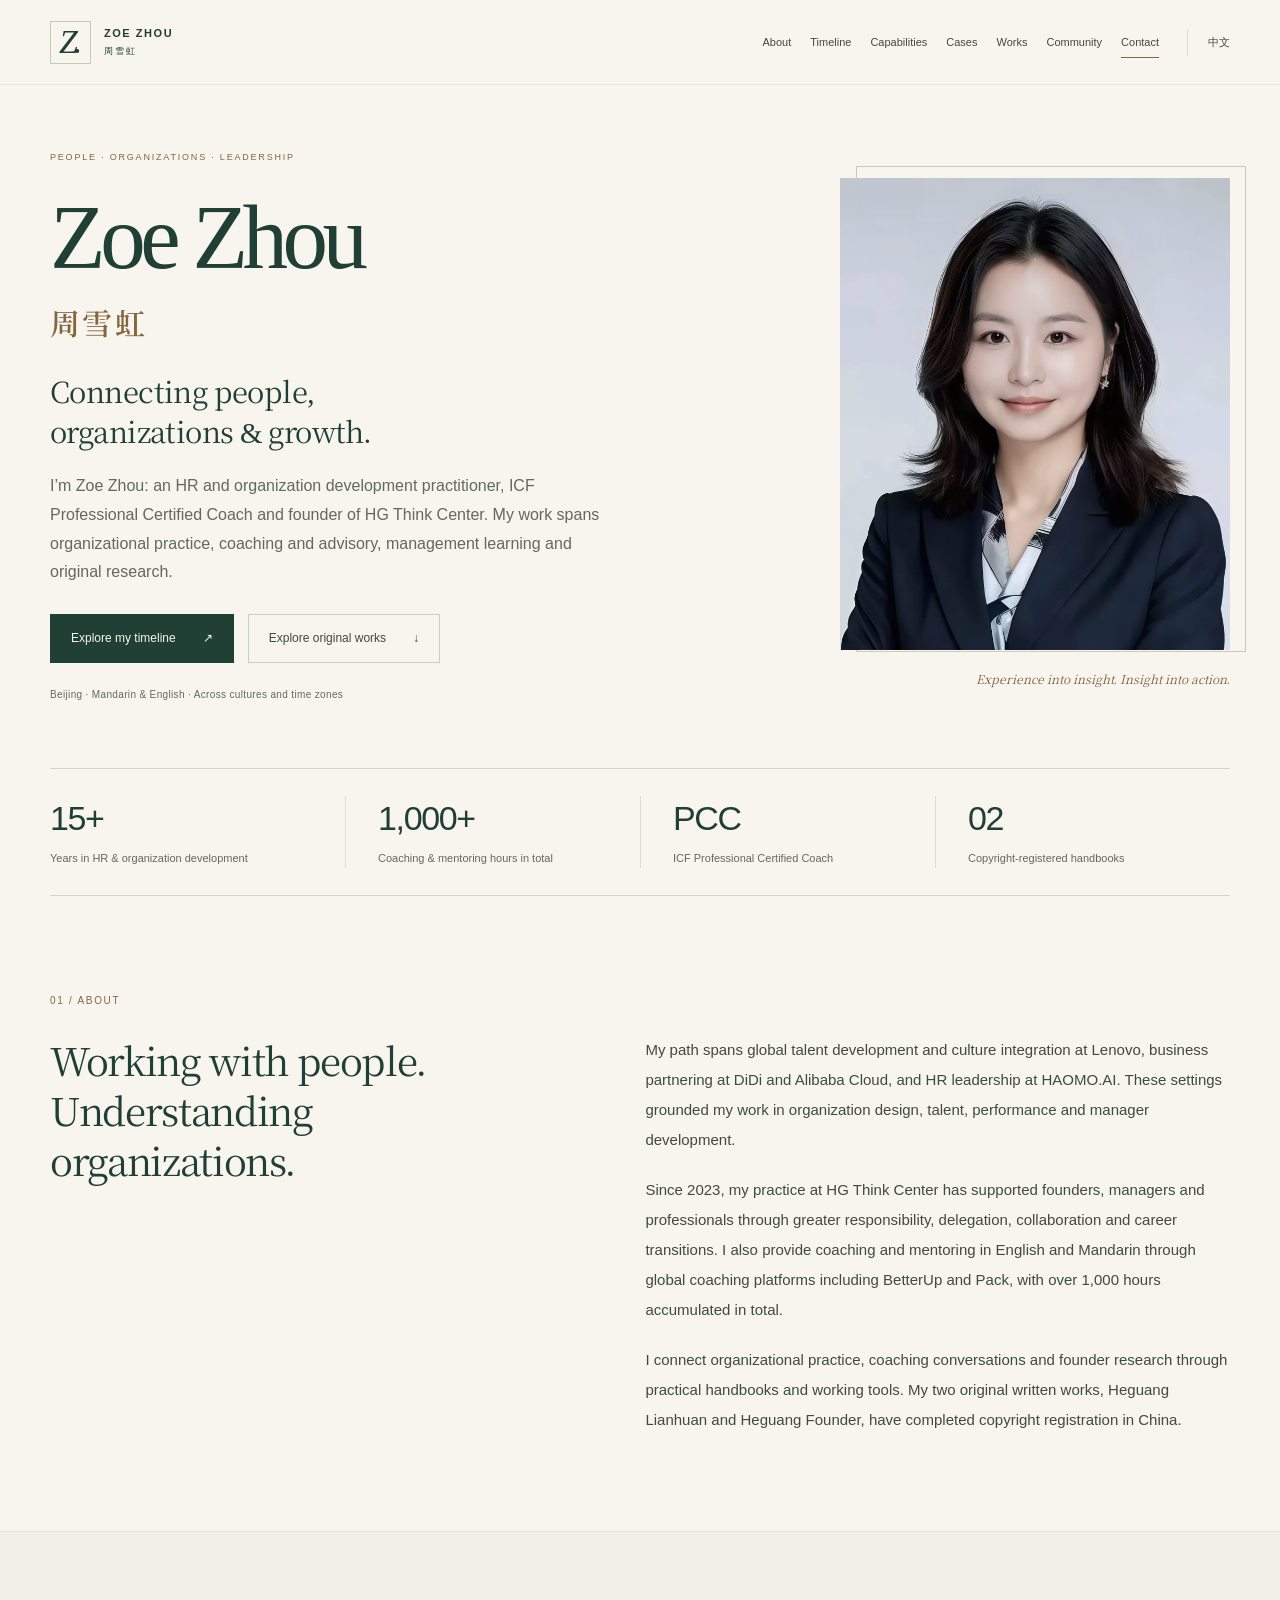
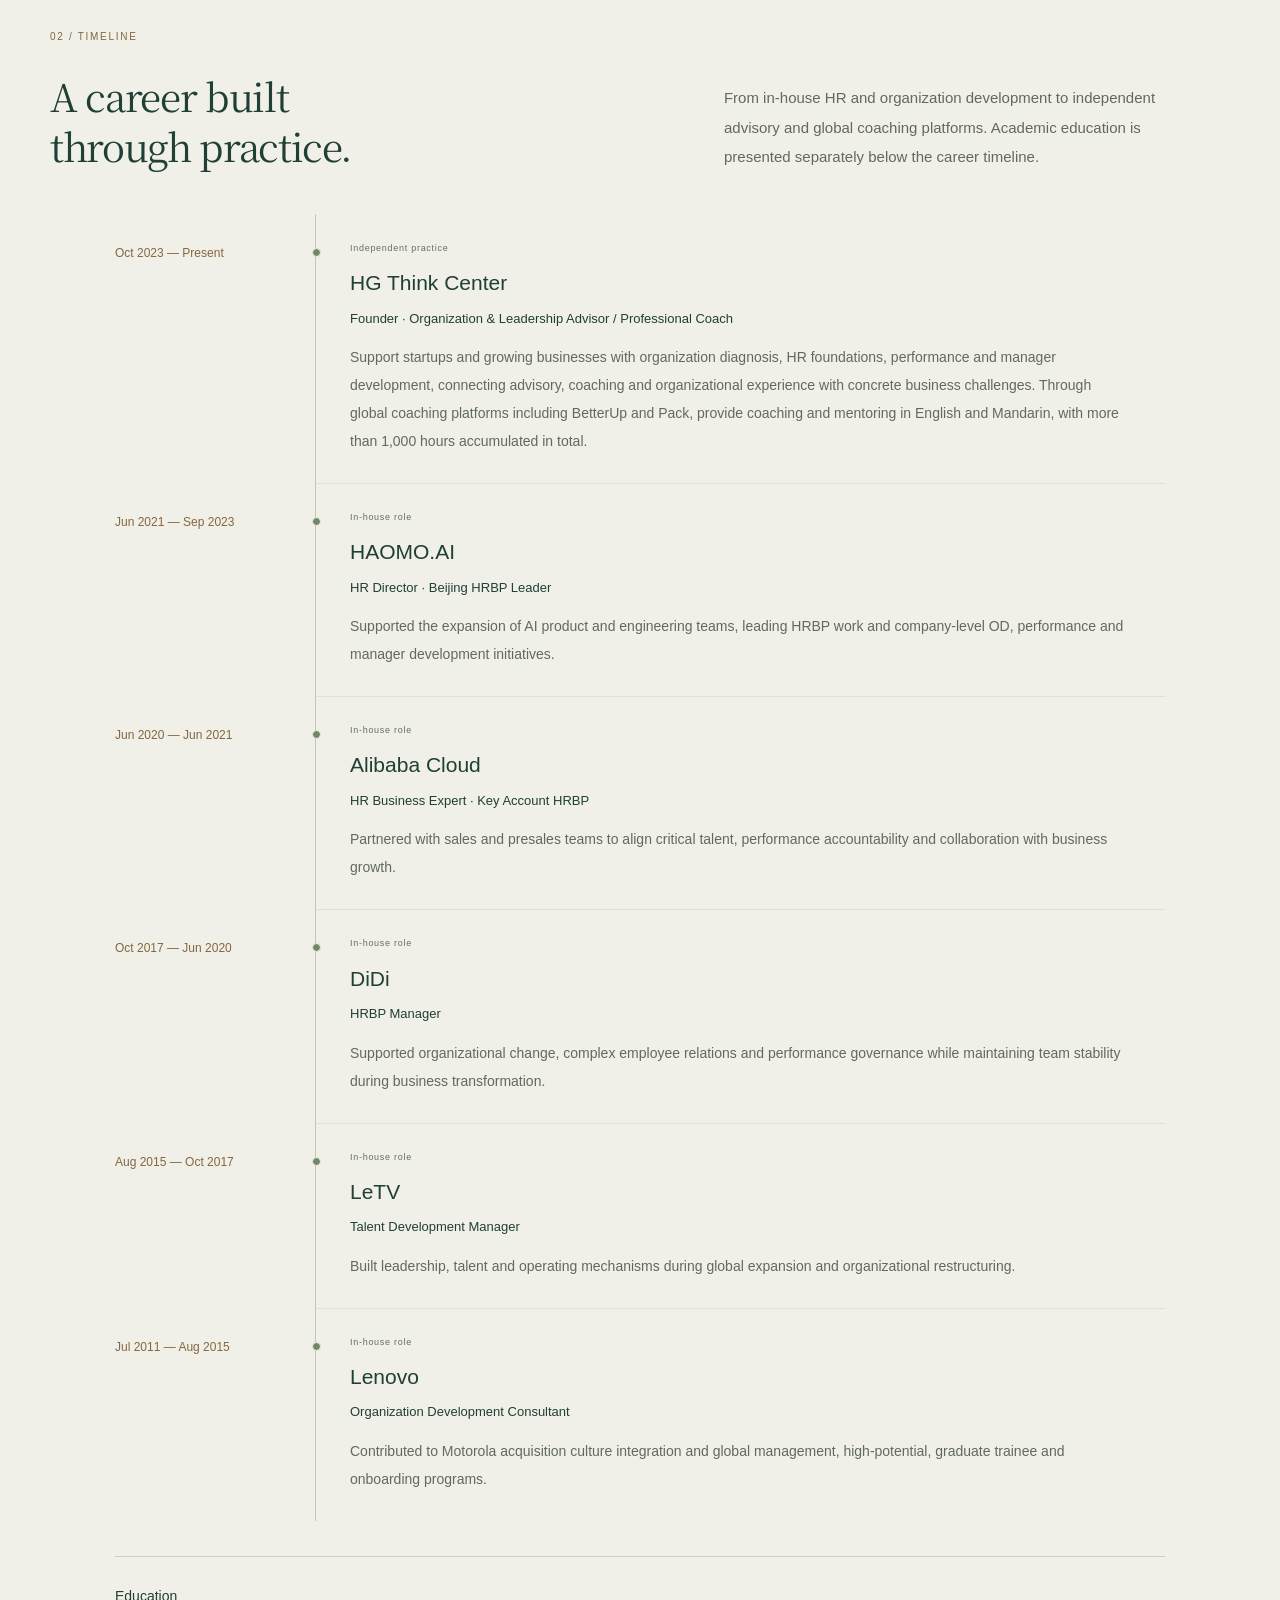
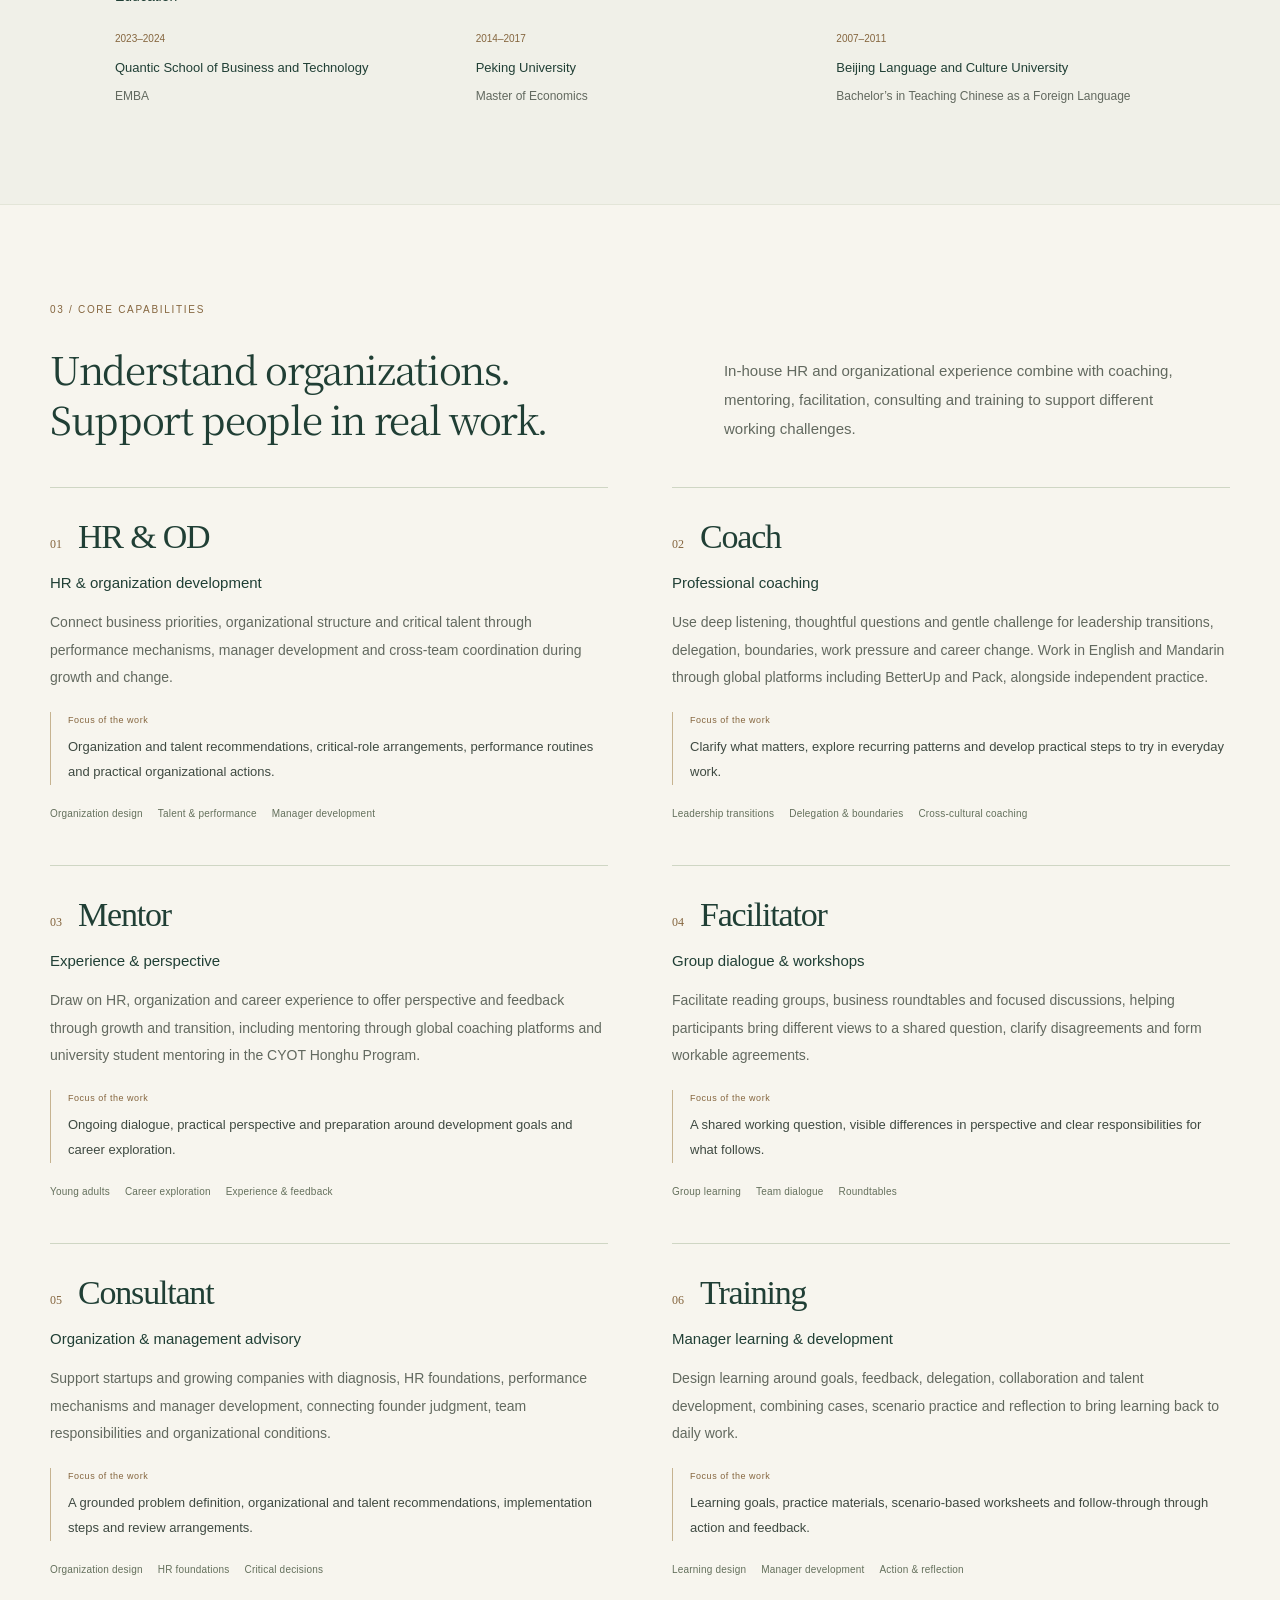
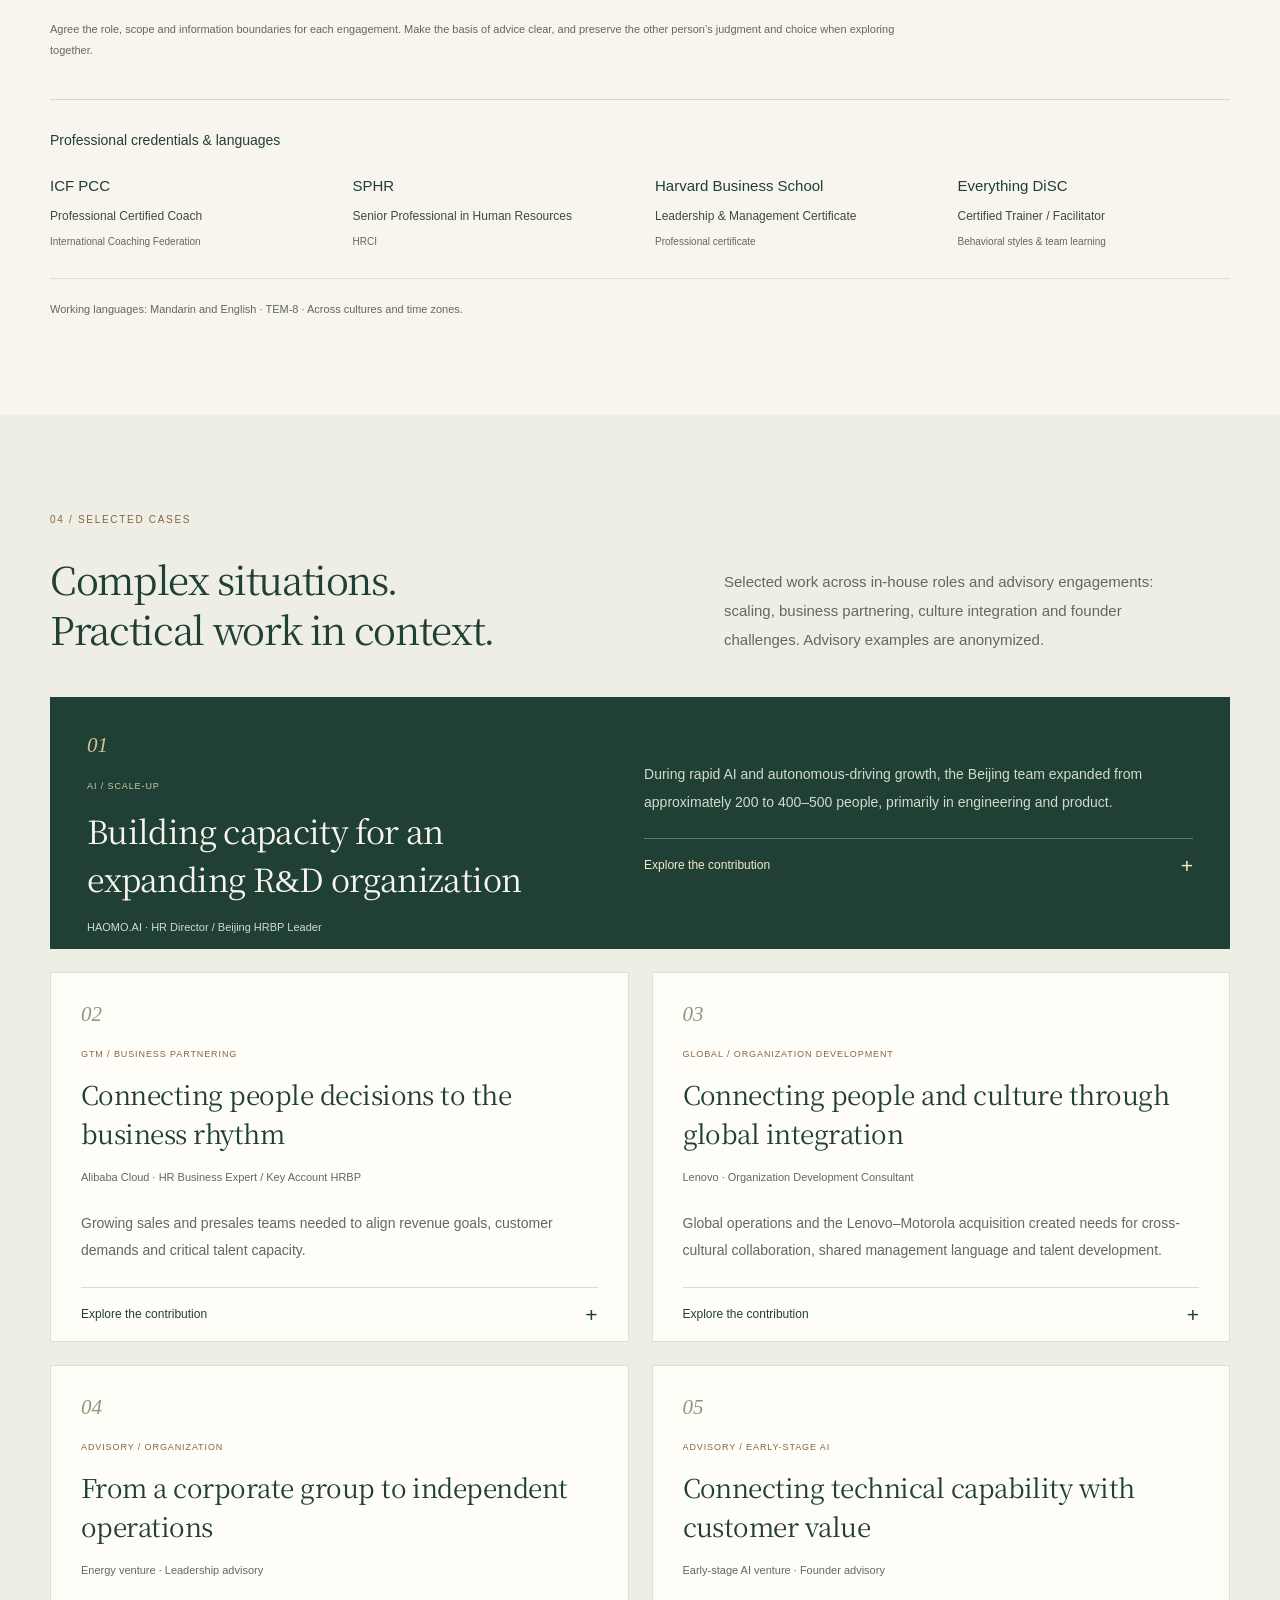
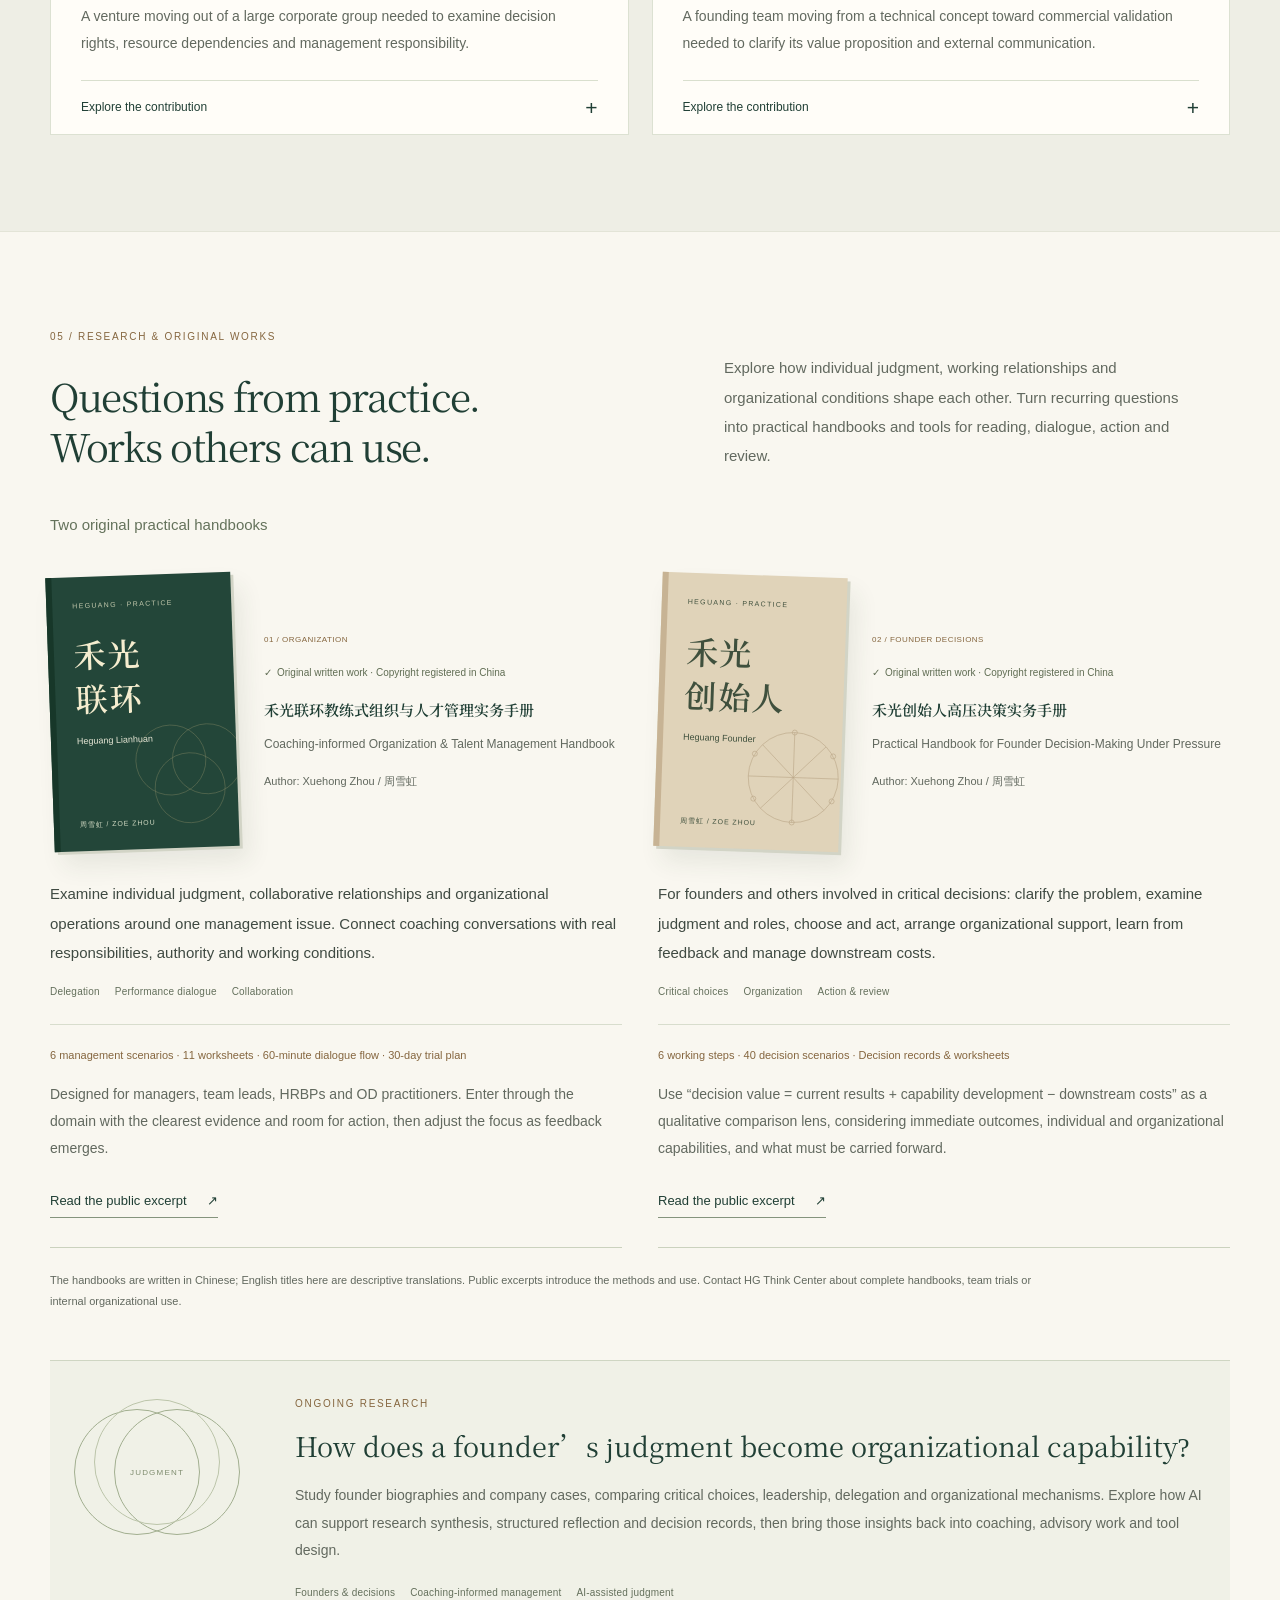
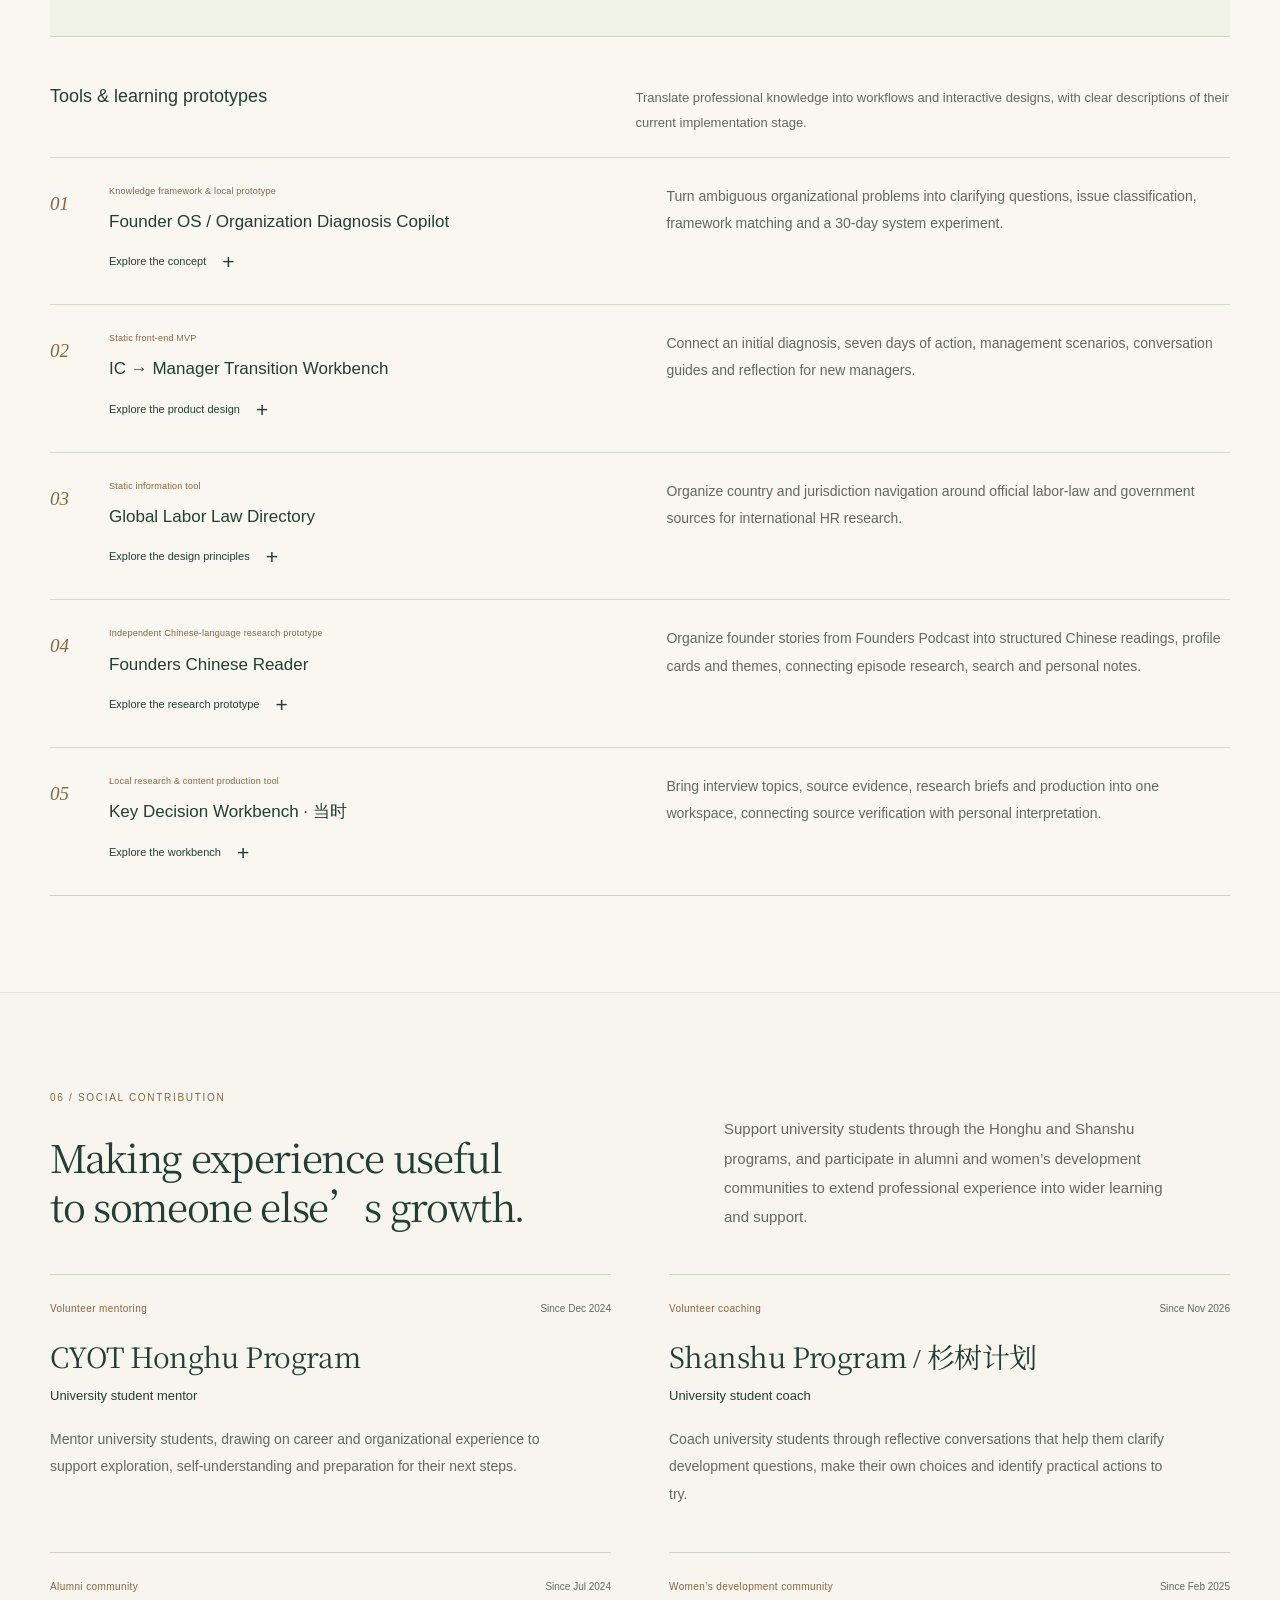
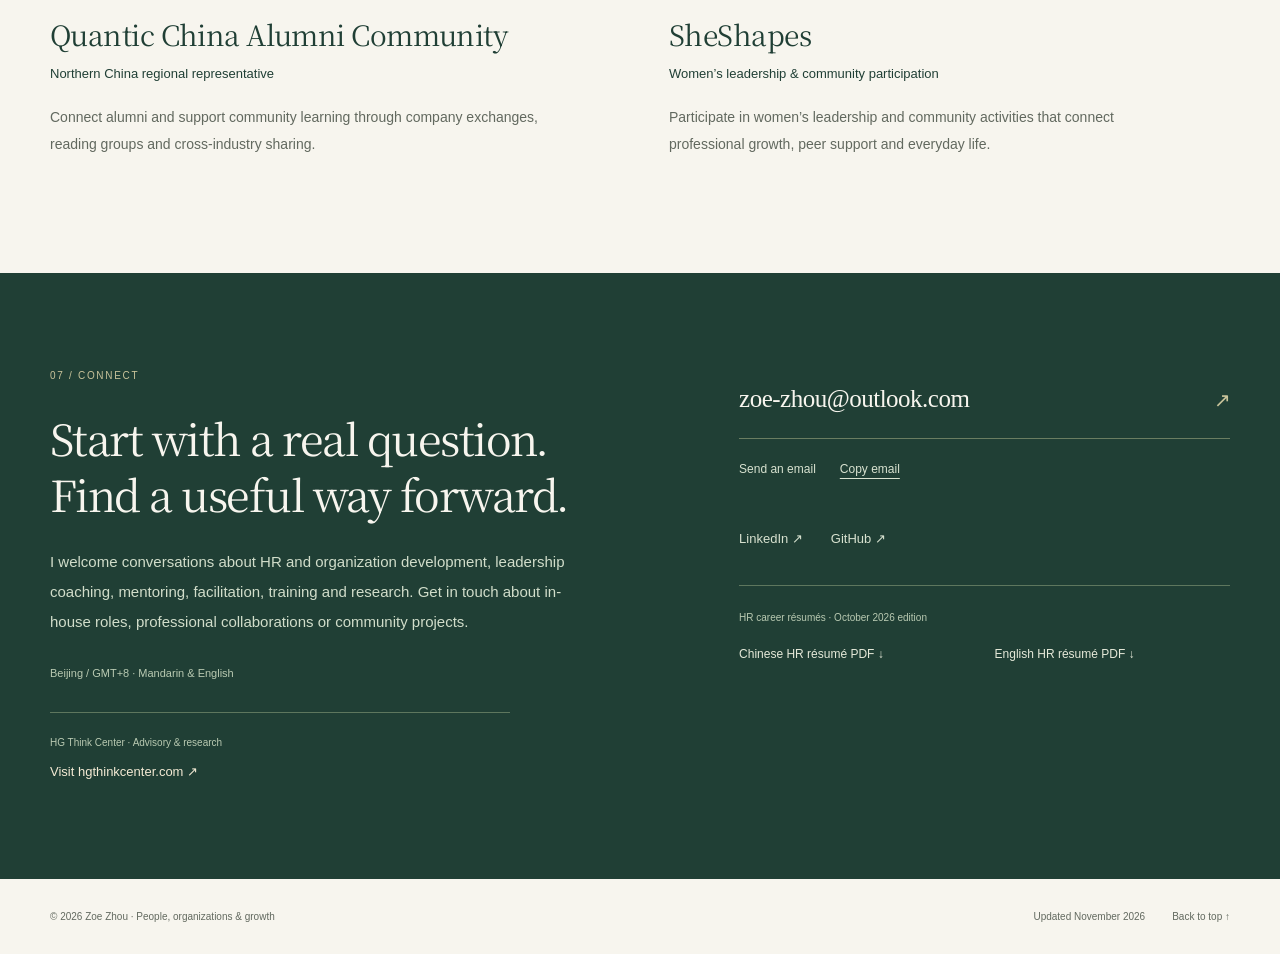
<file: en.html>
<!doctype html>
<html lang="en"><head><meta charset="utf-8"><meta name="viewport" content="width=device-width, initial-scale=1"><title>Zoe Zhou | HR &amp; Organization Development · Coaching &amp; Advisory · Original Research</title><meta name="description" content="The personal website of Zoe Zhou: 15+ years in HR and organization development, ICF PCC coaching, mentoring, facilitation, consulting, training, education, community contributions and two copyright-registered practical handbooks."><meta name="theme-color" content="#183e35">
<link rel="canonical" href="https://zhouxuehong.com/en.html"><link rel="alternate" hreflang="zh-CN" href="https://zhouxuehong.com/"><link rel="alternate" hreflang="en" href="https://zhouxuehong.com/en.html"><link rel="alternate" hreflang="x-default" href="https://zhouxuehong.com/">
<meta property="og:type" content="profile"><meta property="og:title" content="Zoe Zhou | HR &amp; Organization Development · Coaching &amp; Advisory · Original Research"><meta property="og:description" content="The personal website of Zoe Zhou: 15+ years in HR and organization development, ICF PCC coaching, mentoring, facilitation, consulting, training, education, community contributions and two copyright-registered practical handbooks."><meta property="og:url" content="https://zhouxuehong.com/en.html"><meta property="og:image" content="https://zhouxuehong.com/assets/social-preview.png"><meta property="og:image:width" content="1200"><meta property="og:image:height" content="630"><meta property="og:image:alt" content="Zoe Zhou — HR, Advisory, Research"><meta property="og:locale" content="en_US"><meta name="twitter:card" content="summary_large_image">
<link rel="icon" href="assets/favicon.svg" type="image/svg+xml"><link rel="preload" href="assets/fonts/noto-serif-sc-semibold.ttf" as="font" type="font/ttf" crossorigin><link rel="stylesheet" href="assets/styles.css"><script src="assets/site.js" defer></script><script type="application/ld+json">{"@context": "https://schema.org", "@type": "Person", "name": "Xuehong Zhou", "alternateName": ["Zoe Zhou", "周雪虹"], "url": "https://zhouxuehong.com/", "image": "https://zhouxuehong.com/assets/portrait.webp", "jobTitle": "HR & Organization Development Practitioner, Coach and Advisor", "sameAs": ["https://www.linkedin.com/in/zoe-zhou-058872bb/"], "knowsLanguage": ["Chinese", "English"]}</script><noscript><style>@media(max-width:1180px){.header-inner{height:auto;flex-wrap:wrap;padding-block:14px}.navigation{display:flex;position:static;order:3;width:100%;flex-direction:row;flex-wrap:wrap;border:0;padding:0;gap:6px 18px}.navigation a{padding-block:4px}.menu-toggle{display:none}}</style></noscript></head>
<body id="top"><a class="skip-link" href="#main">Skip to content</a>
<header class="site-header"><div class="container header-inner"><a class="brand" href="#top" aria-label="Zoe Zhou"><span class="brand-mark">Z.</span><span>ZOE ZHOU<span class="brand-sub">周雪虹</span></span></a><nav id="main-nav" class="navigation" aria-label="Main navigation"><a href="#about">About</a><a href="#timeline">Timeline</a><a href="#capabilities">Capabilities</a><a href="#cases">Cases</a><a href="#work">Works</a><a href="#community">Community</a><a href="#contact">Contact</a></nav><div class="header-actions"><a class="language-switch" href="index.html" lang="zh-CN" hreflang="zh-CN" aria-label="阅读中文版">中文</a><button class="menu-toggle" type="button" aria-expanded="false" aria-controls="main-nav">Menu<span aria-hidden="true">☰</span></button></div></div></header>
<main id="main"><section class="hero container" aria-labelledby="hero-title"><div class="hero-copy"><p class="eyebrow hero-eyebrow">PEOPLE · ORGANIZATIONS · LEADERSHIP</p><h1 id="hero-title">Zoe Zhou<span class="hero-name-secondary" lang="zh-CN">周雪虹</span></h1><p class="hero-statement">Connecting people,<br>organizations & growth.</p><p class="hero-intro">I’m Zoe Zhou: an HR and organization development practitioner, ICF Professional Certified Coach and founder of HG Think Center. My work spans organizational practice, coaching and advisory, management learning and original research.</p><div class="hero-actions"><a class="button button-primary" href="#timeline">Explore my timeline<span aria-hidden="true">↗</span></a><a class="button button-outline" href="#work">Explore original works<span aria-hidden="true">↓</span></a></div><p class="hero-location">Beijing · Mandarin &amp; English · Across cultures and time zones</p></div><figure class="portrait"><div class="portrait-frame"><img src="assets/portrait.webp" alt="Professional portrait of Zoe Zhou" width="760" height="906" fetchpriority="high"></div><figcaption>Experience into insight. Insight into action.</figcaption></figure></section>
<div class="container stats" aria-label="At a glance"><div class="stat"><strong>15+</strong><span>Years in HR &amp; organization development</span></div><div class="stat"><strong>1,000+</strong><span>Coaching &amp; mentoring hours in total</span></div><div class="stat"><strong>PCC</strong><span>ICF Professional Certified Coach</span></div><div class="stat"><strong>02</strong><span>Copyright-registered handbooks</span></div></div>
<section id="about" class="section container" aria-labelledby="about-title"><p class="eyebrow section-label">01 / ABOUT</p><div class="about-grid"><h2 id="about-title">Working with people.<br>Understanding organizations.</h2><div class="about-copy"><p>My path spans global talent development and culture integration at Lenovo, business partnering at DiDi and Alibaba Cloud, and HR leadership at HAOMO.AI. These settings grounded my work in organization design, talent, performance and manager development.</p><p>Since 2023, my practice at HG Think Center has supported founders, managers and professionals through greater responsibility, delegation, collaboration and career transitions. I also provide coaching and mentoring in English and Mandarin through global coaching platforms including BetterUp and Pack, with over 1,000 hours accumulated in total.</p><p>I connect organizational practice, coaching conversations and founder research through practical handbooks and working tools. My two original written works, Heguang Lianhuan and Heguang Founder, have completed copyright registration in China.</p></div></div></section>
<section id="timeline" class="section timeline-section" aria-labelledby="timeline-title"><span id="experience" class="anchor-alias"></span><div class="container"><div class="section-heading"><div><p class="eyebrow section-label">02 / TIMELINE</p><h2 id="timeline-title">A career built<br>through practice.</h2></div><p>From in-house HR and organization development to independent advisory and global coaching platforms. Academic education is presented separately below the career timeline.</p></div><ol class="journey"><li class="journey-item" data-kind="career"><p class="journey-date">Oct 2023 — Present</p><div class="journey-body"><span class="journey-category career">Independent practice</span><h3>HG Think Center</h3><p class="journey-role">Founder · Organization &amp; Leadership Advisor / Professional Coach</p><p class="journey-text">Support startups and growing businesses with organization diagnosis, HR foundations, performance and manager development, connecting advisory, coaching and organizational experience with concrete business challenges. Through global coaching platforms including BetterUp and Pack, provide coaching and mentoring in English and Mandarin, with more than 1,000 hours accumulated in total.</p></div></li><li class="journey-item" data-kind="career"><p class="journey-date">Jun 2021 — Sep 2023</p><div class="journey-body"><span class="journey-category career">In-house role</span><h3>HAOMO.AI</h3><p class="journey-role">HR Director · Beijing HRBP Leader</p><p class="journey-text">Supported the expansion of AI product and engineering teams, leading HRBP work and company-level OD, performance and manager development initiatives.</p></div></li><li class="journey-item" data-kind="career"><p class="journey-date">Jun 2020 — Jun 2021</p><div class="journey-body"><span class="journey-category career">In-house role</span><h3>Alibaba Cloud</h3><p class="journey-role">HR Business Expert · Key Account HRBP</p><p class="journey-text">Partnered with sales and presales teams to align critical talent, performance accountability and collaboration with business growth.</p></div></li><li class="journey-item" data-kind="career"><p class="journey-date">Oct 2017 — Jun 2020</p><div class="journey-body"><span class="journey-category career">In-house role</span><h3>DiDi</h3><p class="journey-role">HRBP Manager</p><p class="journey-text">Supported organizational change, complex employee relations and performance governance while maintaining team stability during business transformation.</p></div></li><li class="journey-item" data-kind="career"><p class="journey-date">Aug 2015 — Oct 2017</p><div class="journey-body"><span class="journey-category career">In-house role</span><h3>LeTV</h3><p class="journey-role">Talent Development Manager</p><p class="journey-text">Built leadership, talent and operating mechanisms during global expansion and organizational restructuring.</p></div></li><li class="journey-item" data-kind="career"><p class="journey-date">Jul 2011 — Aug 2015</p><div class="journey-body"><span class="journey-category career">In-house role</span><h3>Lenovo</h3><p class="journey-role">Organization Development Consultant</p><p class="journey-text">Contributed to Motorola acquisition culture integration and global management, high-potential, graduate trainee and onboarding programs.</p></div></li></ol><div id="education" class="education-summary"><h3>Education</h3><div class="education-lines"><p><span class="education-year">2023–2024</span><strong>Quantic School of Business and Technology</strong><span class="education-degree">EMBA</span></p><p><span class="education-year">2014–2017</span><strong>Peking University</strong><span class="education-degree">Master of Economics</span></p><p><span class="education-year">2007–2011</span><strong>Beijing Language and Culture University</strong><span class="education-degree">Bachelor’s in Teaching Chinese as a Foreign Language</span></p></div></div></div></section>
<section id="capabilities" class="section container" aria-labelledby="capabilities-title"><span id="practice" class="anchor-alias"></span><div class="section-heading"><div><p class="eyebrow section-label">03 / CORE CAPABILITIES</p><h2 id="capabilities-title">Understand organizations.<br>Support people in real work.</h2></div><p>In-house HR and organizational experience combine with coaching, mentoring, facilitation, consulting and training to support different working challenges.</p></div><div class="roles-grid core-grid"><article class="role-card"><div class="role-top"><span class="role-number">01</span><h3>HR &amp; OD</h3></div><h4>HR &amp; organization development</h4><p>Connect business priorities, organizational structure and critical talent through performance mechanisms, manager development and cross-team coordination during growth and change.</p><div class="role-output"><span>Focus of the work</span><p>Organization and talent recommendations, critical-role arrangements, performance routines and practical organizational actions.</p></div><div class="tags"><span>Organization design</span><span>Talent &amp; performance</span><span>Manager development</span></div></article><article class="role-card"><div class="role-top"><span class="role-number">02</span><h3>Coach</h3></div><h4>Professional coaching</h4><p>Use deep listening, thoughtful questions and gentle challenge for leadership transitions, delegation, boundaries, work pressure and career change. Work in English and Mandarin through global platforms including BetterUp and Pack, alongside independent practice.</p><div class="role-output"><span>Focus of the work</span><p>Clarify what matters, explore recurring patterns and develop practical steps to try in everyday work.</p></div><div class="tags"><span>Leadership transitions</span><span>Delegation &amp; boundaries</span><span>Cross-cultural coaching</span></div></article><article class="role-card"><div class="role-top"><span class="role-number">03</span><h3>Mentor</h3></div><h4>Experience &amp; perspective</h4><p>Draw on HR, organization and career experience to offer perspective and feedback through growth and transition, including mentoring through global coaching platforms and university student mentoring in the CYOT Honghu Program.</p><div class="role-output"><span>Focus of the work</span><p>Ongoing dialogue, practical perspective and preparation around development goals and career exploration.</p></div><div class="tags"><span>Young adults</span><span>Career exploration</span><span>Experience &amp; feedback</span></div></article><article class="role-card"><div class="role-top"><span class="role-number">04</span><h3>Facilitator</h3></div><h4>Group dialogue &amp; workshops</h4><p>Facilitate reading groups, business roundtables and focused discussions, helping participants bring different views to a shared question, clarify disagreements and form workable agreements.</p><div class="role-output"><span>Focus of the work</span><p>A shared working question, visible differences in perspective and clear responsibilities for what follows.</p></div><div class="tags"><span>Group learning</span><span>Team dialogue</span><span>Roundtables</span></div></article><article class="role-card"><div class="role-top"><span class="role-number">05</span><h3>Consultant</h3></div><h4>Organization &amp; management advisory</h4><p>Support startups and growing companies with diagnosis, HR foundations, performance mechanisms and manager development, connecting founder judgment, team responsibilities and organizational conditions.</p><div class="role-output"><span>Focus of the work</span><p>A grounded problem definition, organizational and talent recommendations, implementation steps and review arrangements.</p></div><div class="tags"><span>Organization design</span><span>HR foundations</span><span>Critical decisions</span></div></article><article class="role-card"><div class="role-top"><span class="role-number">06</span><h3>Training</h3></div><h4>Manager learning &amp; development</h4><p>Design learning around goals, feedback, delegation, collaboration and talent development, combining cases, scenario practice and reflection to bring learning back to daily work.</p><div class="role-output"><span>Focus of the work</span><p>Learning goals, practice materials, scenario-based worksheets and follow-through through action and feedback.</p></div><div class="tags"><span>Learning design</span><span>Manager development</span><span>Action &amp; reflection</span></div></article></div><p class="practice-note">Agree the role, scope and information boundaries for each engagement. Make the basis of advice clear, and preserve the other person’s judgment and choice when exploring together.</p><div class="credential-block"><h3>Professional credentials &amp; languages</h3><div class="credentials-grid"><article><h3>ICF PCC</h3><p>Professional Certified Coach</p><span>International Coaching Federation</span></article><article><h3>SPHR</h3><p>Senior Professional in Human Resources</p><span>HRCI</span></article><article><h3>Harvard Business School</h3><p>Leadership &amp; Management Certificate</p><span>Professional certificate</span></article><article><h3>Everything DiSC</h3><p>Certified Trainer / Facilitator</p><span>Behavioral styles &amp; team learning</span></article></div><p class="language-note">Working languages: Mandarin and English · TEM-8 · Across cultures and time zones.</p></div></section>
<section id="cases" class="section cases-section" aria-labelledby="cases-title"><span id="impact" class="anchor-alias"></span><div class="container"><div class="section-heading"><div><p class="eyebrow section-label">04 / SELECTED CASES</p><h2 id="cases-title">Complex situations.<br>Practical work in context.</h2></div><p>Selected work across in-house roles and advisory engagements: scaling, business partnering, culture integration and founder challenges. Advisory examples are anonymized.</p></div><div class="cases portfolio-cases"><article class="case project-case"><div class="case-title-block"><span class="case-number" aria-hidden="true">01</span><p class="eyebrow">AI / SCALE-UP</p><h3>Building capacity for an expanding R&amp;D organization</h3><p class="case-company">HAOMO.AI · HR Director / Beijing HRBP Leader</p></div><div class="case-content"><p class="case-context">During rapid AI and autonomous-driving growth, the Beijing team expanded from approximately 200 to 400–500 people, primarily in engineering and product.</p><details><summary>Explore the contribution<span aria-hidden="true">+</span></summary><div class="detail-body"><dl><dt>My contribution</dt><dd>Connected critical hiring, team structure, onboarding and cross-location coordination. Helped implement OKR and performance mechanisms from CEO goal-setting to management reviews and tool-based tracking; supported technical experts moving into management.</dd><dt>Practice &amp; impact</dt><dd>Supported organizational capacity through expansion, developed 30+ managers, and contributed to R&amp;D role boundaries and talent allocation.</dd></dl></div></details></div></article><article class="case project-case"><div class="case-title-block"><span class="case-number" aria-hidden="true">02</span><p class="eyebrow">GTM / BUSINESS PARTNERING</p><h3>Connecting people decisions to the business rhythm</h3><p class="case-company">Alibaba Cloud · HR Business Expert / Key Account HRBP</p></div><div class="case-content"><p class="case-context">Growing sales and presales teams needed to align revenue goals, customer demands and critical talent capacity.</p><details><summary>Explore the contribution<span aria-hidden="true">+</span></summary><div class="detail-body"><dl><dt>My contribution</dt><dd>Partnered with business leaders on hiring, organization design, performance accountability and team collaboration. Supported a new leader in building trust and establishing a working rhythm with the team.</dd><dt>Practice &amp; impact</dt><dd>Built a business-led HRBP approach: connect each people action to a business goal, a critical population and an intended outcome.</dd></dl></div></details></div></article><article class="case project-case"><div class="case-title-block"><span class="case-number" aria-hidden="true">03</span><p class="eyebrow">GLOBAL / ORGANIZATION DEVELOPMENT</p><h3>Connecting people and culture through global integration</h3><p class="case-company">Lenovo · Organization Development Consultant</p></div><div class="case-content"><p class="case-context">Global operations and the Lenovo–Motorola acquisition created needs for cross-cultural collaboration, shared management language and talent development.</p><details><summary>Explore the contribution<span aria-hidden="true">+</span></summary><div class="detail-body"><dl><dt>My contribution</dt><dd>Contributed to culture integration across EMEA, AMER and APAC, and partnered with global business units on management, high-potential, graduate trainee and onboarding programs.</dd><dt>Practice &amp; impact</dt><dd>Built experience in global OD and integration, connecting culture with leadership behaviors, talent programs and everyday collaboration.</dd></dl></div></details></div></article><article class="case project-case"><div class="case-title-block"><span class="case-number" aria-hidden="true">04</span><p class="eyebrow">ADVISORY / ORGANIZATION</p><h3>From a corporate group to independent operations</h3><p class="case-company">Energy venture · Leadership advisory</p></div><div class="case-content"><p class="case-context">A venture moving out of a large corporate group needed to examine decision rights, resource dependencies and management responsibility.</p><details><summary>Explore the contribution<span aria-hidden="true">+</span></summary><div class="detail-body"><dl><dt>My contribution</dt><dd>Worked through decision rights, stakeholder relationships, management authority and inherited resource constraints to examine what could continue and what needed to be rebuilt.</dd><dt>Practice &amp; impact</dt><dd>Brought the transition into concrete discussions of governance, responsibility boundaries and the operating model to inform organizational arrangements.</dd></dl></div></details></div></article><article class="case project-case"><div class="case-title-block"><span class="case-number" aria-hidden="true">05</span><p class="eyebrow">ADVISORY / EARLY-STAGE AI</p><h3>Connecting technical capability with customer value</h3><p class="case-company">Early-stage AI venture · Founder advisory</p></div><div class="case-content"><p class="case-context">A founding team moving from a technical concept toward commercial validation needed to clarify its value proposition and external communication.</p><details><summary>Explore the contribution<span aria-hidden="true">+</span></summary><div class="detail-body"><dl><dt>My contribution</dt><dd>Explored how the technology related to customer problems and structured business narratives for fundraising, project development and market conversations.</dd><dt>Practice &amp; impact</dt><dd>Clarified value statements and questions for validation, supporting the team’s next commercial conversations and experiments.</dd></dl></div></details></div></article></div></div></section>
<section id="work" class="section work-section" aria-labelledby="work-title"><div class="container"><div class="section-heading"><div><p class="eyebrow section-label">05 / RESEARCH &amp; ORIGINAL WORKS</p><h2 id="work-title">Questions from practice.<br>Works others can use.</h2></div><p>Explore how individual judgment, working relationships and organizational conditions shape each other. Turn recurring questions into practical handbooks and tools for reading, dialogue, action and review.</p></div><h3 class="subsection-title">Two original practical handbooks</h3><div class="books-grid"><article class="book-card"><div class="book-top"><div class="book-cover forest" aria-hidden="true"><span>HEGUANG · PRACTICE</span><strong>禾光<br>联环</strong><p>Heguang Lianhuan</p><svg class="cover-art" viewBox="0 0 164 156" fill="none" stroke="currentColor" stroke-width=".7"><circle cx="60" cy="60" r="42"/><circle cx="104" cy="60" r="42"/><circle cx="82" cy="94" r="42"/></svg><small>周雪虹 / ZOE ZHOU</small></div><div class="book-meta"><p class="eyebrow">01 / ORGANIZATION</p><p class="copyright-status"><span aria-hidden="true">✓</span>Original written work · Copyright registered in China</p><h4>禾光联环教练式组织与人才管理实务手册</h4><p class="book-translation">Coaching-informed Organization &amp; Talent Management Handbook</p><p class="book-author">Author: Xuehong Zhou / 周雪虹</p></div></div><p class="book-intro">Examine individual judgment, collaborative relationships and organizational operations around one management issue. Connect coaching conversations with real responsibilities, authority and working conditions.</p><div class="tags"><span>Delegation</span><span>Performance dialogue</span><span>Collaboration</span></div><p class="book-features">6 management scenarios · 11 worksheets · 60-minute dialogue flow · 30-day trial plan</p><p class="book-more">Designed for managers, team leads, HRBPs and OD practitioners. Enter through the domain with the clearest evidence and room for action, then adjust the focus as feedback emerges.</p><a class="text-link book-link" href="https://hgthinkcenter.com/resources/organization-handbook.html#sample" target="_blank" rel="noopener noreferrer">Read the public excerpt<span aria-hidden="true">↗</span></a></article><article class="book-card"><div class="book-top"><div class="book-cover clay" aria-hidden="true"><span>HEGUANG · PRACTICE</span><strong>禾光<br>创始人</strong><p>Heguang Founder</p><svg class="cover-art" viewBox="0 0 164 156" fill="none" stroke="currentColor" stroke-width=".7"><circle cx="82" cy="78" r="54"/><path d="M82 24v108M28 78h108M44 40l76 76M44 116l76-76"/><circle cx="82" cy="24" r="3"/><circle cx="129" cy="51" r="3"/><circle cx="129" cy="105" r="3"/><circle cx="82" cy="132" r="3"/><circle cx="35" cy="105" r="3"/><circle cx="35" cy="51" r="3"/></svg><small>周雪虹 / ZOE ZHOU</small></div><div class="book-meta"><p class="eyebrow">02 / FOUNDER DECISIONS</p><p class="copyright-status"><span aria-hidden="true">✓</span>Original written work · Copyright registered in China</p><h4>禾光创始人高压决策实务手册</h4><p class="book-translation">Practical Handbook for Founder Decision-Making Under Pressure</p><p class="book-author">Author: Xuehong Zhou / 周雪虹</p></div></div><p class="book-intro">For founders and others involved in critical decisions: clarify the problem, examine judgment and roles, choose and act, arrange organizational support, learn from feedback and manage downstream costs.</p><div class="tags"><span>Critical choices</span><span>Organization</span><span>Action &amp; review</span></div><p class="book-features">6 working steps · 40 decision scenarios · Decision records &amp; worksheets</p><p class="book-more">Use “decision value = current results + capability development − downstream costs” as a qualitative comparison lens, considering immediate outcomes, individual and organizational capabilities, and what must be carried forward.</p><a class="text-link book-link" href="https://hgthinkcenter.com/resources/founder-handbook.html#sample" target="_blank" rel="noopener noreferrer">Read the public excerpt<span aria-hidden="true">↗</span></a></article></div><p class="books-note">The handbooks are written in Chinese; English titles here are descriptive translations. Public excerpts introduce the methods and use. Contact HG Think Center about complete handbooks, team trials or internal organizational use.</p><aside class="research"><div class="research-symbol" aria-hidden="true"><span>JUDGMENT</span><i class="orbit a"></i><i class="orbit b"></i><i class="orbit c"></i></div><div><p class="eyebrow">ONGOING RESEARCH</p><h3>How does a founder’s judgment become organizational capability?</h3><p>Study founder biographies and company cases, comparing critical choices, leadership, delegation and organizational mechanisms. Explore how AI can support research synthesis, structured reflection and decision records, then bring those insights back into coaching, advisory work and tool design.</p><div class="tags"><span>Founders &amp; decisions</span><span>Coaching-informed management</span><span>AI-assisted judgment</span></div></div></aside><div class="projects-heading"><h3>Tools &amp; learning prototypes</h3><p>Translate professional knowledge into workflows and interactive designs, with clear descriptions of their current implementation stage.</p></div><div class="projects"><article class="project"><span class="project-index">01</span><div><span class="project-stage">Knowledge framework &amp; local prototype</span><h4>Founder OS / Organization Diagnosis Copilot</h4><p>Turn ambiguous organizational problems into clarifying questions, issue classification, framework matching and a 30-day system experiment.</p><details><summary>Explore the concept<span aria-hidden="true">+</span></summary><div class="detail-body"><p>Examine the founder, team and organizational systems together, then structure a diagnosis, interview questions and action plan. Current work focuses on knowledge models and local prototypes; it is not a production AI service.</p></div></details></div></article><article class="project"><span class="project-index">02</span><div><span class="project-stage">Static front-end MVP</span><h4>IC → Manager Transition Workbench</h4><p>Connect an initial diagnosis, seven days of action, management scenarios, conversation guides and reflection for new managers.</p><details><summary>Explore the product design<span aria-hidden="true">+</span></summary><div class="detail-body"><p>The prototype supports profiles, daily actions and local progress tracking. Its Coach module currently uses a local rules engine, without a live LLM API; the focus is on translating management learning into daily practice.</p></div></details></div></article><article class="project"><span class="project-index">03</span><div><span class="project-stage">Static information tool</span><h4>Global Labor Law Directory</h4><p>Organize country and jurisdiction navigation around official labor-law and government sources for international HR research.</p><details><summary>Explore the design principles<span aria-hidden="true">+</span></summary><div class="detail-body"><p>Organize information by topic, jurisdiction and official source, with traceability and clear information layers. The tool provides research entry points; employment decisions still require current rules and local professional advice.</p></div></details></div></article><article class="project"><span class="project-index">04</span><div><span class="project-stage">Independent Chinese-language research prototype</span><h4>Founders Chinese Reader</h4><p>Organize founder stories from Founders Podcast into structured Chinese readings, profile cards and themes, connecting episode research, search and personal notes.</p><details><summary>Explore the research prototype<span aria-hidden="true">+</span></summary><div class="detail-body"><p>Uses public RSS to index episodes, with original audio links, founder profiles, reading paths, thematic overviews and local notes. Chinese interpretations are independent research, exploring how biographies and venture cases can become a growing research resource.</p></div></details></div></article><article class="project"><span class="project-index">05</span><div><span class="project-stage">Local research &amp; content production tool</span><h4>Key Decision Workbench · 当时</h4><p>Bring interview topics, source evidence, research briefs and production into one workspace, connecting source verification with personal interpretation.</p><details><summary>Explore the workbench<span aria-hidden="true">+</span></summary><div class="detail-body"><p>The local workbench reads an existing research library and supports search and filtering, original video and transcript evidence, research briefs, saved drafts, video import, editing, subtitle burn-in, and video and cover export. Publishing copy can be saved and copied; the user completes publication on the platform.</p></div></details></div></article></div></div></section>
<section id="community" class="section container" aria-labelledby="community-title"><div class="section-heading"><div><p class="eyebrow section-label">06 / SOCIAL CONTRIBUTION</p><h2 id="community-title">Making experience useful<br>to someone else’s growth.</h2></div><p>Support university students through the Honghu and Shanshu programs, and participate in alumni and women’s development communities to extend professional experience into wider learning and support.</p></div><div class="community-grid"><article class="community-card"><div class="community-top"><span class="category">Volunteer mentoring</span><span class="community-date">Since Dec 2024</span></div><h3>CYOT Honghu Program</h3><p class="community-role">University student mentor</p><p>Mentor university students, drawing on career and organizational experience to support exploration, self-understanding and preparation for their next steps.</p></article><article class="community-card"><div class="community-top"><span class="category">Volunteer coaching</span><span class="community-date">Since Nov 2026</span></div><h3>Shanshu Program / 杉树计划</h3><p class="community-role">University student coach</p><p>Coach university students through reflective conversations that help them clarify development questions, make their own choices and identify practical actions to try.</p></article><article class="community-card"><div class="community-top"><span class="category">Alumni community</span><span class="community-date">Since Jul 2024</span></div><h3>Quantic China Alumni Community</h3><p class="community-role">Northern China regional representative</p><p>Connect alumni and support community learning through company exchanges, reading groups and cross-industry sharing.</p></article><article class="community-card"><div class="community-top"><span class="category">Women’s development community</span><span class="community-date">Since Feb 2025</span></div><h3>SheShapes</h3><p class="community-role">Women’s leadership &amp; community participation</p><p>Participate in women’s leadership and community activities that connect professional growth, peer support and everyday life.</p></article></div></section>
<section id="contact" class="section contact-section" aria-labelledby="contact-title"><div class="container contact-grid"><div><p class="eyebrow section-label">07 / CONNECT</p><h2 id="contact-title">Start with a real question.<br>Find a useful way forward.</h2><p class="contact-copy">I welcome conversations about HR and organization development, leadership coaching, mentoring, facilitation, training and research. Get in touch about in-house roles, professional collaborations or community projects.</p><p class="contact-note">Beijing / GMT+8 · Mandarin &amp; English</p><a class="center-link" href="https://hgthinkcenter.com/en/" target="_blank" rel="noopener noreferrer"><span>HG Think Center · Advisory &amp; research</span><strong>Visit hgthinkcenter.com ↗</strong></a></div><div class="contact-panel"><a class="email-address" href="mailto:zoe-zhou@outlook.com">zoe-zhou@outlook.com<span aria-hidden="true">↗</span></a><div class="contact-actions"><a href="mailto:zoe-zhou@outlook.com">Send an email</a><button class="copy-email" type="button" data-copied="Email copied" data-failed="Please copy: zoe-zhou@outlook.com" hidden>Copy email</button></div><p class="copy-status" role="status" aria-live="polite"></p><div class="social-links"><a href="https://www.linkedin.com/in/zoe-zhou-058872bb/" target="_blank" rel="noopener noreferrer">LinkedIn ↗</a><a href="https://github.com/hgcenter" target="_blank" rel="noopener noreferrer">GitHub ↗</a></div><div class="resume-downloads"><p>HR career résumés · October 2026 edition</p><a href="assets/Zoe-Zhou-Resume-ZH.pdf" download>Chinese HR résumé PDF ↓</a><a href="assets/Zoe-Zhou-Resume-EN.pdf" download>English HR résumé PDF ↓</a></div></div></div></section>
</main><footer class="container footer"><p>© 2026 Zoe Zhou · People, organizations &amp; growth</p><div><span>Updated November 2026</span><a href="#top">Back to top ↑</a></div></footer></body></html>
</file>
<file: assets/styles.css>
@font-face{font-family:"Zoe Serif";font-style:normal;font-weight:400;font-display:swap;src:url("fonts/noto-serif-sc-regular.ttf") format("truetype")}
@font-face{font-family:"Zoe Serif";font-style:normal;font-weight:600;font-display:swap;src:url("fonts/noto-serif-sc-semibold.ttf") format("truetype")}
:root{--paper:#f7f5ee;--white:#fffdf8;--ink:#203f35;--text:#3f4a42;--muted:#62695f;--accent:#85663f;--line:#dcded2;--soft:#eeefe5;--serif:Georgia,"Zoe Serif","Songti SC",SimSun,serif;--sans:-apple-system,BlinkMacSystemFont,"Segoe UI","Microsoft YaHei","PingFang SC",sans-serif}
*{box-sizing:border-box}html{scroll-behavior:smooth;scroll-padding-top:102px}body{margin:0;background:var(--paper);font:400 16px/1.9 var(--sans);color:var(--text);-webkit-font-smoothing:antialiased}h1,h2,h3,h4,p,figure,dl{margin:0}h1,h2,h3,h4{color:var(--ink)}h1,h2{font-family:var(--serif);font-weight:600;letter-spacing:-.035em}h2{font-size:clamp(30px,3vw,42px);line-height:1.5;text-wrap:balance}h3{font-size:21px;line-height:1.6;font-weight:500}h4{font-size:17px;line-height:1.65;font-weight:500}a{color:inherit;text-decoration:none}button{font:inherit;color:inherit}button,a,summary{-webkit-tap-highlight-color:transparent}button,summary{cursor:pointer}[hidden]{display:none!important}a:focus-visible,button:focus-visible,summary:focus-visible{outline:3px solid var(--accent);outline-offset:6px}::selection{background:#dbe2d1;color:var(--ink)}.container{width:min(1180px,calc(100% - 96px));margin-inline:auto}.section{padding-block:96px}.section-label{margin-bottom:25px}.eyebrow{font-size:10px;font-weight:500;letter-spacing:.17em;line-height:1.8;color:var(--accent)}.section-heading{display:grid;grid-template-columns:1.15fr 1fr;gap:92px;align-items:end;margin-bottom:43px}.section-heading>p{max-width:465px;color:var(--muted);font-size:15px;line-height:1.95}.skip-link{position:fixed;top:-90px;left:20px;padding:10px 20px;background:var(--ink);color:white;z-index:100}.skip-link:focus{top:10px}.anchor-alias{display:block;position:relative;top:-90px;height:0;visibility:hidden}.button{display:inline-flex;align-items:center;justify-content:space-between;gap:27px;min-height:49px;padding:12px 20px;border:1px solid var(--ink);font-size:12px;line-height:1.8;transition:background .2s,transform .2s}.button-primary{background:var(--ink);color:var(--paper)}.button-primary:hover{background:#335b4a;transform:translateY(-2px)}.button-outline{border-color:#c7cfbf}.button-outline:hover{background:#edf0e4;transform:translateY(-2px)}.text-link{display:inline-flex;align-items:center;gap:20px;font-size:13px;line-height:1.8;border-bottom:1px solid #85947d;padding-bottom:5px;color:var(--ink);transition:color .2s}.text-link:hover{color:var(--accent)}.tags{display:flex;flex-wrap:wrap;gap:7px 15px}.tags span{font-size:10px;color:#64705c;line-height:1.8;letter-spacing:.02em}details{border-top:1px solid var(--line)}summary{list-style:none;display:flex;align-items:center;justify-content:space-between;gap:15px;min-height:52px;font-size:12px;color:var(--ink)}summary::-webkit-details-marker{display:none}summary>span{font-size:21px;line-height:1;transition:transform .2s}details[open]>summary>span{transform:rotate(45deg)}.detail-body{font-size:14px;line-height:1.95;color:var(--muted);padding-block:5px 22px}

/* A quiet masthead, followed by the portrait and personal signature. */
.site-header{position:sticky;top:0;z-index:20;background:#f7f5eef5;border-bottom:1px solid #dcded2b3;backdrop-filter:blur(14px)}.header-inner{height:84px;display:flex;align-items:center;gap:28px}.brand{display:flex;align-items:center;gap:13px;flex-shrink:0;font-size:11px;font-weight:600;letter-spacing:.14em;line-height:1.4;color:var(--ink)}.brand-mark{font:italic 34px/1 Georgia,serif;letter-spacing:-.12em;width:41px;height:43px;display:grid;place-content:center;border:1px solid #c3ccb9;padding-right:4px}.brand-sub{display:block;font-size:9px;letter-spacing:.23em;font-weight:400;margin-top:4px}.navigation{margin-left:auto;display:flex;align-items:center;gap:22px;font-size:11px;white-space:nowrap}.navigation a{position:relative;padding-block:14px}.navigation a:after{content:"";position:absolute;bottom:8px;left:0;right:100%;height:1px;background:var(--accent);transition:right .2s}.navigation a:hover:after,.navigation a[aria-current]:after{right:0}.header-actions{display:flex;gap:14px;align-items:center}.language-switch{font:11px var(--sans);border-left:1px solid var(--line);padding:6px 0 6px 20px;white-space:nowrap}.language-switch:hover{color:var(--accent)}.menu-toggle{display:none;background:none;border:0;font-size:12px}.hero{display:grid;grid-template-columns:1.3fr 1fr;gap:96px;align-items:center;padding-top:64px;padding-bottom:62px}.hero-copy{padding-bottom:2px}.hero-eyebrow{margin-bottom:25px;font-size:9px;letter-spacing:.2em}.hero h1{font-size:82px;line-height:1.18;letter-spacing:.015em;color:var(--ink)}.hero-name-secondary{display:block;font:italic 60px/1.15 Georgia,serif;letter-spacing:-.04em;color:var(--accent);margin-top:4px}.hero-statement{font:400 27px/1.65 var(--serif);letter-spacing:.015em;color:var(--ink);margin-top:25px}.hero-statement br{display:none}.hero-intro{max-width:570px;font-size:15px;line-height:1.95;text-wrap:pretty;color:var(--muted);margin-top:20px}.hero-actions{display:flex;flex-wrap:wrap;gap:14px;margin-top:27px}.hero-location{font-size:10px;letter-spacing:.035em;color:var(--muted);margin-top:22px}.portrait{max-width:390px;width:100%;justify-self:end;position:relative;padding-top:12px}.portrait:before{content:"";position:absolute;top:0;bottom:37px;left:16px;right:-16px;border:1px solid #c7cbb8;z-index:-1}.portrait-frame{overflow:hidden;background:#d5d6cf}.portrait img{display:block;width:100%;height:auto;aspect-ratio:390/472;object-fit:cover;object-position:center 25%;filter:saturate(.8)}.portrait figcaption{font:italic 12px/1.8 var(--serif);color:var(--accent);padding-top:18px;text-align:right}.stats{display:grid;grid-template-columns:repeat(4,1fr);gap:0;border-top:1px solid #cfd5c4;border-bottom:1px solid #cfd5c4;padding-block:27px}.stat{padding-inline:32px;border-left:1px solid var(--line)}.stat:first-child{padding-left:0;border-left:0}.stat:last-child{padding-right:0}.stat strong{display:block;font:400 34px/1.35 Georgia,var(--sans);letter-spacing:-.04em;color:var(--ink)}.stat span{display:block;font-size:11px;color:var(--muted);margin-top:6px;line-height:1.85}
.about-grid{display:grid;grid-template-columns:1fr 1.18fr;gap:100px}.about-copy p{font-size:15px;color:var(--text);line-height:2;margin-bottom:20px}.about-copy p:last-child{margin-bottom:0}

/* A readable professional chronology, with education in its own footnote. */
.timeline-section{background:#f0f0e8;border-block:1px solid #e3e5d8}.journey{max-width:1050px;margin:0 auto;padding:0;list-style:none}.journey-item{display:grid;grid-template-columns:160px 1fr;gap:40px}.journey-date{font:12px/1.8 var(--sans);color:var(--accent);padding-top:29px}.journey-body{position:relative;padding:25px 0 28px 34px;border-left:1px solid #bdc7b3;border-top:1px solid #dce1d1}.journey-item:first-child .journey-body{border-top-color:transparent}.journey-body:before{content:"";position:absolute;left:-4px;top:33px;width:7px;height:7px;background:#72866a;border-radius:50%;border:1px solid #f0f0e8}.journey-category{display:block;font-size:9px;letter-spacing:.08em;color:#65705c;margin-bottom:9px}.journey-body h3{font-size:21px;font-weight:500;line-height:1.6}.journey-role{font-size:13px;line-height:1.8;color:var(--ink);margin-top:7px}.journey-text{font-size:14px;line-height:2;color:var(--muted);margin-top:13px;max-width:775px}.education-summary{max-width:1050px;margin:35px auto 0;padding-top:28px;border-top:1px solid #cbd3bf;scroll-margin-top:100px}.education-summary>h3{font-size:14px;margin-bottom:22px}.education-lines{display:grid;grid-template-columns:repeat(3,1fr);gap:32px}.education-year{display:block;font-size:10px;color:var(--accent);margin-bottom:8px}.education-lines strong{display:block;font:500 13px/1.85 var(--sans);color:var(--ink)}.education-degree{display:block;font-size:12px;color:var(--muted);margin-top:5px}

/* Capabilities use open columns; cases have a separate visual rhythm. */
.roles-grid{display:grid;grid-template-columns:1fr 1fr;gap:18px 64px}.role-card{display:flex;flex-direction:column;border-top:1px solid #cfd6c4;padding:26px 0 24px;background:transparent;min-width:0}.role-top{display:flex;align-items:baseline;gap:16px;margin-bottom:11px}.role-number{font:12px Georgia,serif;color:var(--accent)}.role-top h3{font:400 34px/1.35 Georgia,serif;letter-spacing:-.035em}.role-card h4{font-size:15px;color:var(--ink);margin-bottom:14px}.role-card>p{font-size:14px;color:var(--muted);line-height:1.95;margin-bottom:21px}.role-output{border-left:1px solid #c6b390;padding-left:17px;margin-top:auto}.role-output>span{display:block;font-size:9px;letter-spacing:.06em;color:var(--accent);margin-bottom:6px}.role-output p{font-size:13px;color:var(--text);line-height:1.9}.role-card .tags{margin-top:20px}.practice-note{font-size:11px;line-height:1.95;color:var(--muted);max-width:850px;margin-top:16px}.credential-block{border-top:1px solid #d4dacb;padding-top:29px;margin-top:37px}.credential-block>h3{font-size:14px;margin-bottom:23px}.credentials-grid{display:grid;grid-template-columns:repeat(4,1fr);gap:30px}.credentials-grid h3{font-size:15px;line-height:1.6}.credentials-grid p{font-size:12px;color:var(--text);line-height:1.8;margin-top:8px}.credentials-grid span{display:block;font-size:10px;color:var(--muted);margin-top:5px;line-height:1.8}.language-note{font-size:11px;color:var(--muted);border-top:1px solid var(--line);padding-top:20px;margin-top:27px;line-height:1.9}
.cases-section{background:#eeeee5}.portfolio-cases{display:grid;grid-template-columns:1fr 1fr;gap:23px;align-items:start}.project-case{background:var(--white);border:1px solid #dce1d2;padding:28px 30px 0;min-width:0;transition:border-color .2s}.project-case:hover{border-color:#b0bea3}.case-number{display:block;font:italic 21px/1.3 Georgia,serif;color:#8c9a7c;margin-bottom:18px}.project-case .eyebrow{font-size:9px;letter-spacing:.1em;margin-bottom:12px}.project-case h3{font:400 26px/1.5 var(--serif);letter-spacing:-.02em}.case-company{font-size:11px;line-height:1.9;color:var(--muted);margin-top:15px}.case-context{font-size:14px;line-height:1.95;color:var(--muted);margin-top:22px;margin-bottom:22px}.project-case details{border-color:#d9dfce}.project-case summary{font-size:12px;min-height:53px}.project-case dt{font-size:11px;color:var(--ink);font-weight:600;margin-top:15px}.project-case dd{font-size:14px;line-height:1.95;color:var(--muted);margin:6px 0 0}.project-case:first-child{grid-column:1/-1;display:grid;grid-template-columns:1fr 1.1fr;gap:0 58px;background:var(--ink);border-color:var(--ink);padding:34px 36px 10px}.project-case:first-child h3{font-size:32px;color:var(--paper)}.project-case:first-child .case-number{color:#d5bf91}.project-case:first-child .eyebrow{color:#c4cba8}.project-case:first-child .case-company,.project-case:first-child .case-context,.project-case:first-child dd{color:#d1dbca}.project-case:first-child .case-context{margin-top:29px}.project-case:first-child summary,.project-case:first-child dt{color:#f5eacb}.project-case:first-child details{border-color:#647a62}.project-case:first-child .detail-body{color:#d1dbca}

/* Original works: two related covers, generous space and clear author credit. */
.work-section{background:#f9f7f0;border-block:1px solid #e3e4d7}.subsection-title{font-size:15px;margin-bottom:26px;color:#64725b}.books-grid{display:grid;grid-template-columns:1fr 1fr;gap:36px}.book-card{display:flex;flex-direction:column;padding:0 0 29px;min-width:0;border-bottom:1px solid #cbd2be}.book-top{display:grid;grid-template-columns:185px 1fr;gap:29px;align-items:center;margin-bottom:30px;padding-top:12px}.book-cover{width:185px;height:274px;position:relative;overflow:hidden;padding:24px 20px;color:#f6efdb;background:#234639;border-left:6px solid #173729;box-shadow:3px 3px 0 #d2d4c6,9px 15px 24px #2b3f2817;transform:rotate(-2deg);transition:transform .3s,box-shadow .3s}.book-cover>span{display:block;font:7px/1.5 var(--sans);letter-spacing:.19em;color:#c3c9ad}.book-cover>strong{position:relative;display:block;z-index:1;font:600 32px/1.4 var(--serif);letter-spacing:.05em;color:#f5edcf;margin-top:20px}.book-cover>p{position:relative;z-index:1;font-size:9px;line-height:1.9;max-width:128px;color:#e7e7d6;margin-top:12px}.book-cover>small{position:absolute;bottom:19px;left:20px;z-index:1;font-size:7px;letter-spacing:.13em;line-height:1.8;color:#d4dcc5}.cover-art{position:absolute;width:137px;height:130px;right:-21px;bottom:8px;color:#c6b481;opacity:.45}.book-cover.clay{background:#e0d3b9;border-left-color:#c7b394;transform:rotate(2deg)}.book-cover.clay>span,.book-cover.clay>strong,.book-cover.clay>p,.book-cover.clay>small{color:#3f503d}.book-cover.clay .cover-art{color:#8b6d48;opacity:.45}.book-card:hover .book-cover{transform:translateY(-4px) rotate(0deg);box-shadow:3px 3px 0 #d2d4c6,11px 19px 30px #2b3f2820}.book-meta .eyebrow{font-size:8px;letter-spacing:.06em}.copyright-status{font-size:10px;line-height:1.9;color:#606d53;margin-top:15px}.copyright-status>span{margin-right:5px}.book-meta h4{font:600 19px/1.8 var(--serif);margin-top:14px}.book-author{font-size:11px;color:var(--muted);margin-top:15px}.book-translation{font-size:12px;color:var(--muted);line-height:1.8;margin-top:10px}.book-intro{font-size:15px;line-height:1.95;color:var(--text);margin-bottom:16px}.book-features{font-size:11px;line-height:1.95;color:var(--accent);border-top:1px solid #d8ddcd;padding-top:20px;margin-top:23px}.book-more{font-size:14px;line-height:1.95;color:var(--muted);margin-top:14px;margin-bottom:26px}.book-link{align-self:start;margin-top:auto}.books-note{font-size:11px;line-height:1.95;color:var(--muted);margin-top:22px;max-width:1000px}.research{display:grid;grid-template-columns:175px 1fr;gap:46px;border-block:1px solid #cfd6c3;padding:34px 24px;margin-top:47px;background:#f0f1e7}.research-symbol{width:166px;height:156px;position:relative;display:grid;place-content:center}.research-symbol>span{font-size:8px;letter-spacing:.15em;color:#7e8c6e}.orbit{position:absolute;width:126px;height:126px;border:1px solid #a2af90;border-radius:50%;top:14px}.orbit.a{left:0}.orbit.b{left:40px}.orbit.c{left:20px;top:4px;border-color:#bcc5aa}.research h3{font:400 27px/1.5 var(--serif);margin-top:13px}.research p:not(.eyebrow){font-size:14px;line-height:1.95;color:var(--muted);margin-top:16px}.research .tags{margin-top:20px}.projects-heading{display:grid;grid-template-columns:1fr 1.1fr;gap:45px;align-items:baseline;margin-top:45px;margin-bottom:21px}.projects-heading h3{font-size:18px}.projects-heading p{font-size:13px;line-height:1.9;color:var(--muted)}.projects{border-bottom:1px solid #cbd3bf}.project{display:grid;grid-template-columns:35px 1fr;gap:24px;border-top:1px solid #d4dbca;padding-block:25px}.project-index{font:italic 19px/1.5 Georgia,serif;color:var(--accent);padding-top:7px}.project>div{display:grid;grid-template-columns:1fr 1.1fr;gap:0 45px}.project-stage{font-size:9px;line-height:1.85;color:var(--accent);grid-column:1;letter-spacing:.025em}.project h4{font-size:17px;font-weight:500;grid-column:1;margin-top:7px;line-height:1.75}.project>div>p{grid-column:2;grid-row:1/3;font-size:14px;line-height:1.95;color:var(--muted);align-self:center}.project details{grid-column:1/3;border:0;margin-top:7px}.project summary{justify-content:flex-start;gap:16px;font-size:11px;min-height:35px}.project .detail-body{max-width:960px;padding-top:10px;padding-bottom:0}

/* Community is an open register, followed by a generous contact panel. */
.community-grid{display:grid;grid-template-columns:1fr 1fr;gap:25px 58px}.community-card{border-top:1px solid #cdd5c1;padding:24px 0 19px}.community-top{display:flex;justify-content:space-between;align-items:center;gap:15px;flex-wrap:wrap;margin-bottom:17px}.category{font-size:10px;color:var(--accent);letter-spacing:.04em}.community-date{font-size:10px;color:var(--muted)}.community-card h3{font:400 27px/1.5 var(--serif);letter-spacing:-.02em}.community-role{font-size:13px;line-height:1.9;color:var(--ink);margin-top:7px}.community-card>p:last-child{font-size:14px;line-height:1.95;color:var(--muted);margin-top:17px;max-width:510px}.contact-section{background:#203f35;color:#d8e2d0;padding-block:94px}.contact-grid{display:grid;grid-template-columns:1.2fr 1fr;gap:100px;align-items:start}.contact-section h2{font-weight:400;font-size:43px;line-height:1.5;color:var(--paper)}.contact-section .eyebrow{color:#c8c39a}.contact-copy{font-size:15px;line-height:2;color:#d1ddca;margin-top:25px;max-width:530px}.contact-note{font-size:11px;line-height:1.9;color:#b9cab2;margin-top:26px}.center-link{display:block;border-top:1px solid #5e775e;padding-top:20px;margin-top:28px;max-width:460px}.center-link>span{display:block;font-size:10px;color:#b9cab2}.center-link>strong{display:block;font-size:13px;font-weight:400;color:#f3ead4;margin-top:8px}.contact-panel{padding-top:13px}.email-address{display:flex;align-items:baseline;justify-content:space-between;gap:15px;font:25px/1.5 Georgia,serif;letter-spacing:-.02em;color:var(--paper);border-bottom:1px solid #6a7d61;padding-bottom:20px}.email-address>span{font:20px var(--sans);color:#c9c49b}.contact-actions{display:flex;gap:24px;font-size:12px;margin-top:19px}.contact-actions button{font-size:12px;border:0;background:none;padding:0;text-decoration:underline;text-underline-offset:5px}.copy-status{font-size:11px;min-height:22px;color:#d1ddca;margin-top:9px;line-height:1.9}.social-links{display:flex;gap:28px;font-size:13px;padding-block:15px}.resume-downloads{display:grid;grid-template-columns:1fr 1fr;gap:12px 20px;border-top:1px solid #5e775e;padding-top:22px;margin-top:19px}.resume-downloads p{grid-column:1/3;font-size:10px;color:#b9cab2;line-height:1.9;margin-bottom:4px}.resume-downloads a{font-size:12px;line-height:1.9;color:#e5e9d9}.contact-section a:hover{color:#e8cd97}.footer{display:flex;justify-content:space-between;gap:25px;font-size:10px;line-height:1.9;color:var(--muted);padding-block:28px}.footer>div{display:flex;gap:27px}

html[lang=en] h1{font:400 91px/1.05 Georgia,serif;letter-spacing:-.06em}html[lang=en] .hero-name-secondary{font:600 30px/1.6 "Zoe Serif",serif;letter-spacing:.08em;margin-top:12px}html[lang=en] .hero-statement{font-size:29px;line-height:1.4;letter-spacing:-.02em;max-width:530px}html[lang=en] .hero-statement br{display:block}html[lang=en] .hero-intro{font-size:16px;line-height:1.8}html[lang=en] h2{font-weight:400;line-height:1.3;letter-spacing:-.035em}html[lang=en] .book-meta h4{font-size:15px;line-height:1.9}html[lang=en] .community-card h3{font-size:28px}html[lang=en] .navigation{gap:19px}

@media(min-width:1500px){.hero{padding-top:82px;padding-bottom:78px}.hero h1{font-size:90px}.hero-name-secondary{font-size:66px}.portrait{max-width:410px}.section{padding-block:108px}}
@media(max-width:1180px){.container{width:calc(100% - 64px)}.header-inner{height:74px}.header-actions{margin-left:auto}.navigation{display:none;position:absolute;top:74px;left:0;right:0;margin:0;padding:15px 32px 20px;background:var(--paper);border-bottom:1px solid var(--line);flex-direction:column;align-items:stretch;gap:0;font-size:13px!important}.navigation.is-open{display:flex}.navigation a{padding-block:11px}.navigation a:after{display:none}.menu-toggle{display:flex;gap:10px;align-items:center;padding:5px 0 5px 8px}.language-switch{border-left:0;border-right:1px solid var(--line);padding:5px 16px 5px 0}.hero{gap:65px;padding-top:54px;padding-bottom:54px}.hero h1{font-size:75px}.hero-name-secondary{font-size:56px}.hero-statement{font-size:25px}.portrait{max-width:350px}.section-heading{gap:55px}.about-grid{gap:55px}.stat{padding-inline:23px}.roles-grid{gap:18px 46px}.book-top{grid-template-columns:155px 1fr;gap:25px}.book-cover{width:155px;height:246px;padding:22px 16px}.book-cover>strong{font-size:29px}.book-cover>p{font-size:8px;max-width:120px}.book-cover>small{left:16px;font-size:6px}.cover-art{width:120px;height:114px}.book-meta h4{font-size:17px}.book-meta .eyebrow{font-size:7px}.copyright-status{font-size:9px}.book-author{font-size:10px}.books-grid{gap:30px}.journey-item{grid-template-columns:140px 1fr;gap:30px}.project-case:first-child{gap:0 38px}.contact-grid{gap:55px}.email-address{font-size:23px}html[lang=en] h1{font-size:80px}html[lang=en] .hero-name-secondary{font-size:28px}html[lang=en] .hero-statement{font-size:27px}html[lang=en] .book-meta h4{font-size:14px}}
@media(max-width:950px){.hero{gap:40px;grid-template-columns:1.3fr 1fr}.hero h1{font-size:65px}.hero-name-secondary{font-size:48px}.hero-statement{font-size:23px}.hero-intro{font-size:14px}.hero-eyebrow{font-size:8px;letter-spacing:.14em}.portrait:before{right:-11px;left:11px}.portrait img{aspect-ratio:330/427}.portrait figcaption{font-size:10px}.button{font-size:11px;padding:11px 16px;gap:18px}.section{padding-block:76px}.section-heading{gap:35px}.section-heading>p{font-size:14px}.about-copy p{font-size:14px}.roles-grid{gap:17px 35px}.role-top h3{font-size:31px}.role-card>p{font-size:14px}.books-grid{grid-template-columns:1fr;gap:34px}.book-top{grid-template-columns:185px 1fr;gap:35px;max-width:660px}.book-cover{width:185px;height:274px;padding:24px 20px}.book-cover>strong{font-size:32px}.book-cover>p{font-size:9px}.book-cover>small{font-size:7px;left:20px}.cover-art{width:137px;height:130px}.book-meta h4{font-size:22px;max-width:370px}.book-meta .eyebrow{font-size:9px}.copyright-status{font-size:11px}.book-author{font-size:12px}.book-intro,.book-more{max-width:760px}.book-features{max-width:760px}.book-meta{max-width:400px}.research{grid-template-columns:145px 1fr;gap:25px;padding-inline:20px}.research-symbol{transform:scale(.84);transform-origin:left center;width:140px}.credentials-grid{gap:22px}.project>div{gap:0 30px}.project-case{padding:25px 24px 0}.project-case h3{font-size:24px}.project-case:first-child{padding:30px 28px 8px;gap:0 30px}.project-case:first-child h3{font-size:29px}.contact-grid{gap:40px}.contact-section h2{font-size:37px}.email-address{font-size:21px}html[lang=en] h1{font-size:68px}html[lang=en] .hero-name-secondary{font-size:26px}html[lang=en] .hero-statement{font-size:24px}html[lang=en] .hero-intro{font-size:14px}html[lang=en] .book-meta h4{font-size:18px}}
@media(max-width:800px){.container{width:calc(100% - 48px)}.hero{gap:30px}.hero h1{font-size:58px}.hero-name-secondary{font-size:44px}.hero-statement{font-size:22px}.hero-intro{font-size:14px;line-height:1.9}.hero-actions{gap:10px}.button{font-size:10px;padding:10px 13px;gap:13px}.hero-location{font-size:9px;line-height:1.9}.stat{padding-inline:18px}.stat strong{font-size:29px}.stat span{font-size:10px}.section-heading{grid-template-columns:1fr;gap:22px;margin-bottom:34px}.section-heading>p{max-width:650px}.about-grid{grid-template-columns:1fr;gap:27px}.about-copy{max-width:700px}.journey-item{grid-template-columns:120px 1fr;gap:24px}.journey-body{padding-left:27px}.journey-date{font-size:11px}.journey-body h3{font-size:20px}.journey-text{font-size:14px}.education-lines{gap:23px}.education-lines strong{font-size:12px}.role-card>p{font-size:14px}.role-output p{font-size:13px}.role-top h3{font-size:30px}.credentials-grid{grid-template-columns:1fr 1fr;gap:25px}.community-grid{gap:23px 32px}.community-card h3{font-size:25px}.community-card>p:last-child{font-size:14px}.project-case:first-child{display:block}.project-case:first-child h3{font-size:30px}.project-case:first-child .case-context{margin-top:24px}.case-context{font-size:14px}.project-case h3{font-size:24px}.research h3{font-size:25px}.projects-heading{grid-template-columns:1fr;gap:12px}.project>div{grid-template-columns:1fr 1.1fr;gap:0 26px}.project h4{font-size:16px}.project>div>p{font-size:13px}.contact-grid{grid-template-columns:1fr;gap:37px}.contact-panel{max-width:600px}.contact-section h2{font-size:39px}.email-address{font-size:25px}.footer{align-items:flex-start}.footer>div{flex-direction:column;gap:7px;text-align:right}html[lang=en] h1{font-size:59px}html[lang=en] .hero-name-secondary{font-size:24px}html[lang=en] .hero-statement{font-size:23px}}
@media(max-width:680px){.header-inner{height:70px;gap:20px}.navigation{top:70px;padding-inline:24px}.brand-mark{width:36px;height:39px;font-size:31px}.brand{font-size:10px;gap:10px}.brand-sub{font-size:8px}.hero{display:grid;grid-template-columns:1.1fr 1fr;gap:21px 23px;padding-top:33px;padding-bottom:36px;align-items:center}.hero-copy{display:contents}.hero-eyebrow{grid-column:1/3;grid-row:1;font-size:8px;letter-spacing:.14em;margin:0 0 1px}.hero h1{grid-column:1;grid-row:2;font-size:58px;line-height:1.2;align-self:end;margin:0;letter-spacing:0}.hero-name-secondary{font-size:39px;line-height:1.15;margin-top:6px;white-space:nowrap}.hero-statement{grid-column:1;grid-row:3;align-self:start;font-size:22px;line-height:1.7;margin:0;letter-spacing:.01em}.hero-statement br{display:block}.hero-intro{grid-column:1/3;grid-row:4;font-size:14px;line-height:1.95;margin:6px 0 0}.hero-actions{grid-column:1/3;grid-row:5;margin:1px 0 0;gap:13px}.hero .button{font-size:11px;gap:21px;padding:11px 17px}.hero-location{grid-column:1/3;grid-row:6;font-size:9px;letter-spacing:.02em;margin:-6px 0 0;line-height:1.8}.portrait{grid-column:2;grid-row:2/4;align-self:center;max-width:240px;justify-self:end;padding-top:7px}.portrait:before{top:0;left:8px;right:-8px;bottom:31px}.portrait img{aspect-ratio:175/227}.portrait figcaption{font-size:10px;line-height:1.7;padding-top:12px;text-align:left}.stats{grid-template-columns:1fr 1fr;gap:23px 0;padding-block:24px}.stat{padding-inline:20px}.stat:nth-child(3){padding-left:0;border-left:0}.stat:nth-child(2){padding-right:0}.stat strong{font-size:30px}.stat span{font-size:10px}.section{padding-block:57px}h2{font-size:31px;line-height:1.55}.section-label{margin-bottom:20px;font-size:9px}.section-heading{gap:19px;margin-bottom:29px}.section-heading>p{font-size:14px;line-height:1.95}.about-copy p{font-size:14px;line-height:2}.about-grid{gap:25px}.journey-item{display:block;position:relative;border-left:1px solid #bdc7b3;padding-left:23px}.journey-date{padding-top:24px;font-size:11px}.journey-body{border:0;padding:10px 0 25px}.journey-body:before{left:-27px;top:-13px}.journey-category{font-size:9px;margin-bottom:6px}.journey-body h3{font-size:20px}.journey-role{font-size:12px;line-height:1.85;margin-top:6px}.journey-text{font-size:14px;line-height:1.95;margin-top:12px}.journey-item+.journey-item{border-top:1px solid #dce1d1}.education-summary{margin-top:28px;padding-top:23px}.education-summary>h3{margin-bottom:19px}.education-lines{grid-template-columns:1fr;gap:20px}.education-lines p{display:grid;grid-template-columns:83px 1fr;gap:3px 14px}.education-year{grid-row:1/3;margin:0;padding-top:1px}.education-lines strong{font-size:13px}.education-degree{grid-column:2;margin:2px 0 0;font-size:12px}.roles-grid{grid-template-columns:1fr;gap:4px}.role-card{padding:24px 0}.role-top{margin-bottom:10px}.role-top h3{font-size:33px}.role-card h4{font-size:15px;margin-bottom:13px}.role-card>p{font-size:14px;line-height:1.95;margin-bottom:19px}.role-output p{font-size:13px}.role-card .tags{margin-top:17px}.practice-note{font-size:11px;margin-top:6px}.credential-block{padding-top:24px;margin-top:28px}.credentials-grid{gap:25px 23px}.credentials-grid h3{font-size:14px}.credentials-grid p{font-size:11px}.credentials-grid span{font-size:10px}.language-note{font-size:10px;margin-top:23px}.portfolio-cases{grid-template-columns:1fr;gap:18px}.project-case,.project-case:first-child{grid-column:auto;display:block;padding:25px 23px 0}.project-case:first-child{padding-bottom:2px}.case-number{font-size:20px;margin-bottom:16px}.project-case h3,.project-case:first-child h3{font-size:26px;line-height:1.55}.project-case .eyebrow{font-size:8px;letter-spacing:.07em}.case-company{font-size:11px}.case-context{font-size:14px;line-height:1.95;margin-top:19px;margin-bottom:21px}.project-case:first-child .case-context{margin-top:22px}.project-case dd{font-size:14px}.project-case summary{font-size:11px}.books-grid{gap:35px}.book-top{grid-template-columns:145px 1fr;gap:24px;margin-bottom:25px;padding-top:8px}.book-cover{width:145px;height:229px;padding:21px 15px}.book-cover>span{font-size:6px;letter-spacing:.1em}.book-cover>strong{font-size:28px;line-height:1.4;margin-top:19px}.book-cover>p{font-size:8px;line-height:1.9;max-width:105px;margin-top:12px}.book-cover>small{font-size:6px;bottom:17px;left:15px;letter-spacing:.07em}.cover-art{width:110px;height:105px;right:-23px;bottom:5px;opacity:.32}.book-meta h4{font-size:17px;line-height:1.8;margin-top:11px}.book-meta .eyebrow{font-size:7px;letter-spacing:.02em}.copyright-status{font-size:9px;margin-top:11px;line-height:1.9}.book-author{font-size:10px;margin-top:12px}.book-translation{font-size:11px;line-height:1.8;margin-top:8px}.book-intro{font-size:14px;line-height:1.95;margin-bottom:15px}.book-more{font-size:14px;line-height:1.95;margin-bottom:23px}.book-features{font-size:10px;line-height:1.95;padding-top:18px;margin-top:20px}.book-link{font-size:12px}.books-note{font-size:11px;line-height:1.95;margin-top:20px}.subsection-title{font-size:14px;margin-bottom:22px}.research{display:block;padding:27px 21px;margin-top:33px}.research-symbol{display:none}.research h3{font-size:26px;line-height:1.55;margin-top:12px}.research p:not(.eyebrow){font-size:14px;line-height:1.95}.research .tags{gap:7px 12px}.research .tags span{font-size:9px}.projects-heading{margin-top:32px;margin-bottom:20px;gap:12px}.projects-heading h3{font-size:17px}.projects-heading p{font-size:12px;line-height:1.95}.project{grid-template-columns:24px 1fr;gap:14px;padding-block:23px}.project-index{font-size:17px;padding-top:5px}.project>div{display:block}.project h4{font-size:17px;line-height:1.7;margin-block:7px 11px}.project-stage{font-size:9px}.project>div>p{font-size:14px;line-height:1.95}.project details{margin-top:9px}.project summary{font-size:11px;gap:14px;min-height:38px}.project .detail-body{font-size:14px;line-height:1.95;padding-top:7px}.community-grid{grid-template-columns:1fr;gap:3px}.community-card{padding:23px 0}.community-top{gap:10px;margin-bottom:15px}.community-card h3{font-size:27px}.community-role{font-size:13px;margin-top:6px}.community-card>p:last-child{font-size:14px;line-height:1.95;margin-top:15px}.category,.community-date{font-size:10px}.contact-section{padding-block:61px}.contact-section h2{font-size:33px;line-height:1.55}.contact-copy{font-size:14px;line-height:1.95;margin-top:23px}.contact-note{font-size:10px;margin-top:23px}.center-link{padding-top:19px;margin-top:25px}.center-link>strong{font-size:12px}.contact-grid{gap:28px}.contact-panel{padding-top:6px}.email-address{font-size:23px;gap:12px}.contact-actions{font-size:11px}.contact-actions button{font-size:11px}.social-links{font-size:12px}.resume-downloads{gap:12px 18px}.resume-downloads a{font-size:11px}.footer{font-size:9px;gap:16px;padding-block:24px}.footer p{max-width:185px}.footer>div{gap:5px;white-space:nowrap}html[lang=en] h1{font-size:53px;line-height:1;letter-spacing:-.055em}html[lang=en] .hero-name-secondary{font-size:23px;line-height:1.5;letter-spacing:.05em;margin-top:12px}html[lang=en] .hero-statement{font-size:23px;line-height:1.35;letter-spacing:-.03em}html[lang=en] .hero-intro{font-size:14px;line-height:1.85}html[lang=en] h2{font-size:33px;line-height:1.3}html[lang=en] .book-meta h4{font-size:14px;line-height:1.9}html[lang=en] .book-cover>p{font-size:9px}html[lang=en] .book-cover>strong{font-family:"Zoe Serif",serif}}
@media(max-width:440px){.container{width:calc(100% - 44px)}.hero{grid-template-columns:1.08fr 1fr;gap:20px 18px}.hero h1{font-size:48px}.hero-name-secondary{font-size:33px}.hero-statement{font-size:19px;line-height:1.75}.portrait figcaption{font-size:9px;padding-top:11px}.hero-eyebrow{font-size:7px;letter-spacing:.12em}.hero .button{font-size:10px;padding:11px 14px;gap:16px}.hero-actions{gap:10px}.hero-intro{font-size:14px}.book-top{grid-template-columns:119px 1fr;gap:22px}.book-cover{width:119px;height:200px;padding:18px 11px;border-left-width:5px}.book-cover>span{font-size:5px;letter-spacing:.08em}.book-cover>strong{font-size:24px;line-height:1.45;margin-top:16px}.book-cover>p{font-size:7px;line-height:1.85;max-width:90px;margin-top:10px}.book-cover>small{font-size:5px;left:11px;bottom:15px;letter-spacing:.05em}.cover-art{width:94px;height:89px;right:-22px;bottom:2px}.book-meta h4{font-size:16px;line-height:1.8}.book-meta .eyebrow{font-size:6px}.copyright-status{font-size:8px}.book-author{font-size:9px}.book-translation{font-size:10px}html[lang=en] h1{font-size:48px}html[lang=en] .hero-name-secondary{font-size:22px}html[lang=en] .hero-statement{font-size:21px}html[lang=en] .book-meta h4{font-size:12px}html[lang=en] .book-cover>p{font-size:8px}}
@media(max-width:360px){.container{width:calc(100% - 36px)}.hero{gap:18px 14px;grid-template-columns:1.08fr 1fr}.hero h1{font-size:40px}.hero-name-secondary{font-size:28px}.hero-statement{font-size:17px;line-height:1.8}.hero .button{font-size:10px;gap:13px;padding:10px 12px}.hero-location{font-size:8px}.portrait figcaption{font-size:8px;line-height:1.8}.hero-eyebrow{font-size:6px;letter-spacing:.11em}.book-top{grid-template-columns:100px 1fr;gap:18px}.book-cover{width:100px;height:186px;padding:16px 9px}.book-cover>strong{font-size:21px;margin-top:15px}.book-cover>p{font-size:6px;max-width:80px}.book-cover>small{font-size:4px;left:9px;letter-spacing:.02em}.book-cover>span{font-size:4px}.cover-art{width:86px;height:82px}.book-meta h4{font-size:15px}.email-address{font-size:21px}.credentials-grid{gap:24px 18px}.project-case,.project-case:first-child{padding-inline:20px}html[lang=en] h1{font-size:43px}html[lang=en] .hero-name-secondary{font-size:21px}html[lang=en] .hero-statement{font-size:19px}html[lang=en] .book-cover>p{font-size:7px}}
@media(prefers-reduced-motion:reduce){html{scroll-behavior:auto}*,*:before,*:after{animation:none!important;transition:none!important}.book-card:hover .book-cover,.button:hover{transform:none}}
@media print{.site-header,.skip-link,.hero-actions,.contact-actions,.social-links,.resume-downloads,.footer{display:none!important}.container{width:100%}.section{padding-block:25px}.hero{padding-block:0 25px;gap:35px}.hero h1{font-size:49px}.hero-name-secondary{font-size:34px}.hero-statement{font-size:21px}.hero-intro{font-size:12px}.portrait{max-width:190px}.stats{padding-block:16px}.stat strong{font-size:26px}h2{font-size:27px}.section-heading,.about-grid{gap:30px}.journey-item{grid-template-columns:125px 1fr;gap:20px;break-inside:avoid}.journey-body{padding-block:17px}.journey-date{padding-top:19px}.journey-text,.about-copy p{font-size:12px}.education-summary,.book-card,.community-card,.project,.project-case{break-inside:avoid}.roles-grid{display:block}.role-card{break-inside:avoid;margin-bottom:12px}.portfolio-cases{display:block}.project-case,.project-case:first-child{background:white;color:var(--text);display:block;border:1px solid var(--line);padding:20px;margin-bottom:15px}.project-case:first-child h3,.project-case:first-child summary,.project-case:first-child .case-company,.project-case:first-child .case-context,.project-case:first-child dd,.project-case:first-child dt{color:var(--ink)}.book-cover,.book-card:hover .book-cover{transform:none;box-shadow:none}.book-top{grid-template-columns:125px 1fr;gap:25px}.book-cover{width:125px;height:200px;padding:17px 12px}.book-cover>strong{font-size:25px}.book-cover>p{font-size:7px}.book-cover>small{left:12px}.cover-art{width:95px}.research-symbol{display:none}.research{display:block}.contact-section{background:white;color:var(--text)}.contact-section h2,.contact-section .eyebrow,.contact-copy,.contact-note,.email-address{color:var(--ink)}.center-link{display:none}details:not([open]){display:none}html[lang=en] h1{font-size:50px}html[lang=en] .hero-name-secondary{font-size:23px}}
.book-meta h4{text-wrap:balance}
</file>
